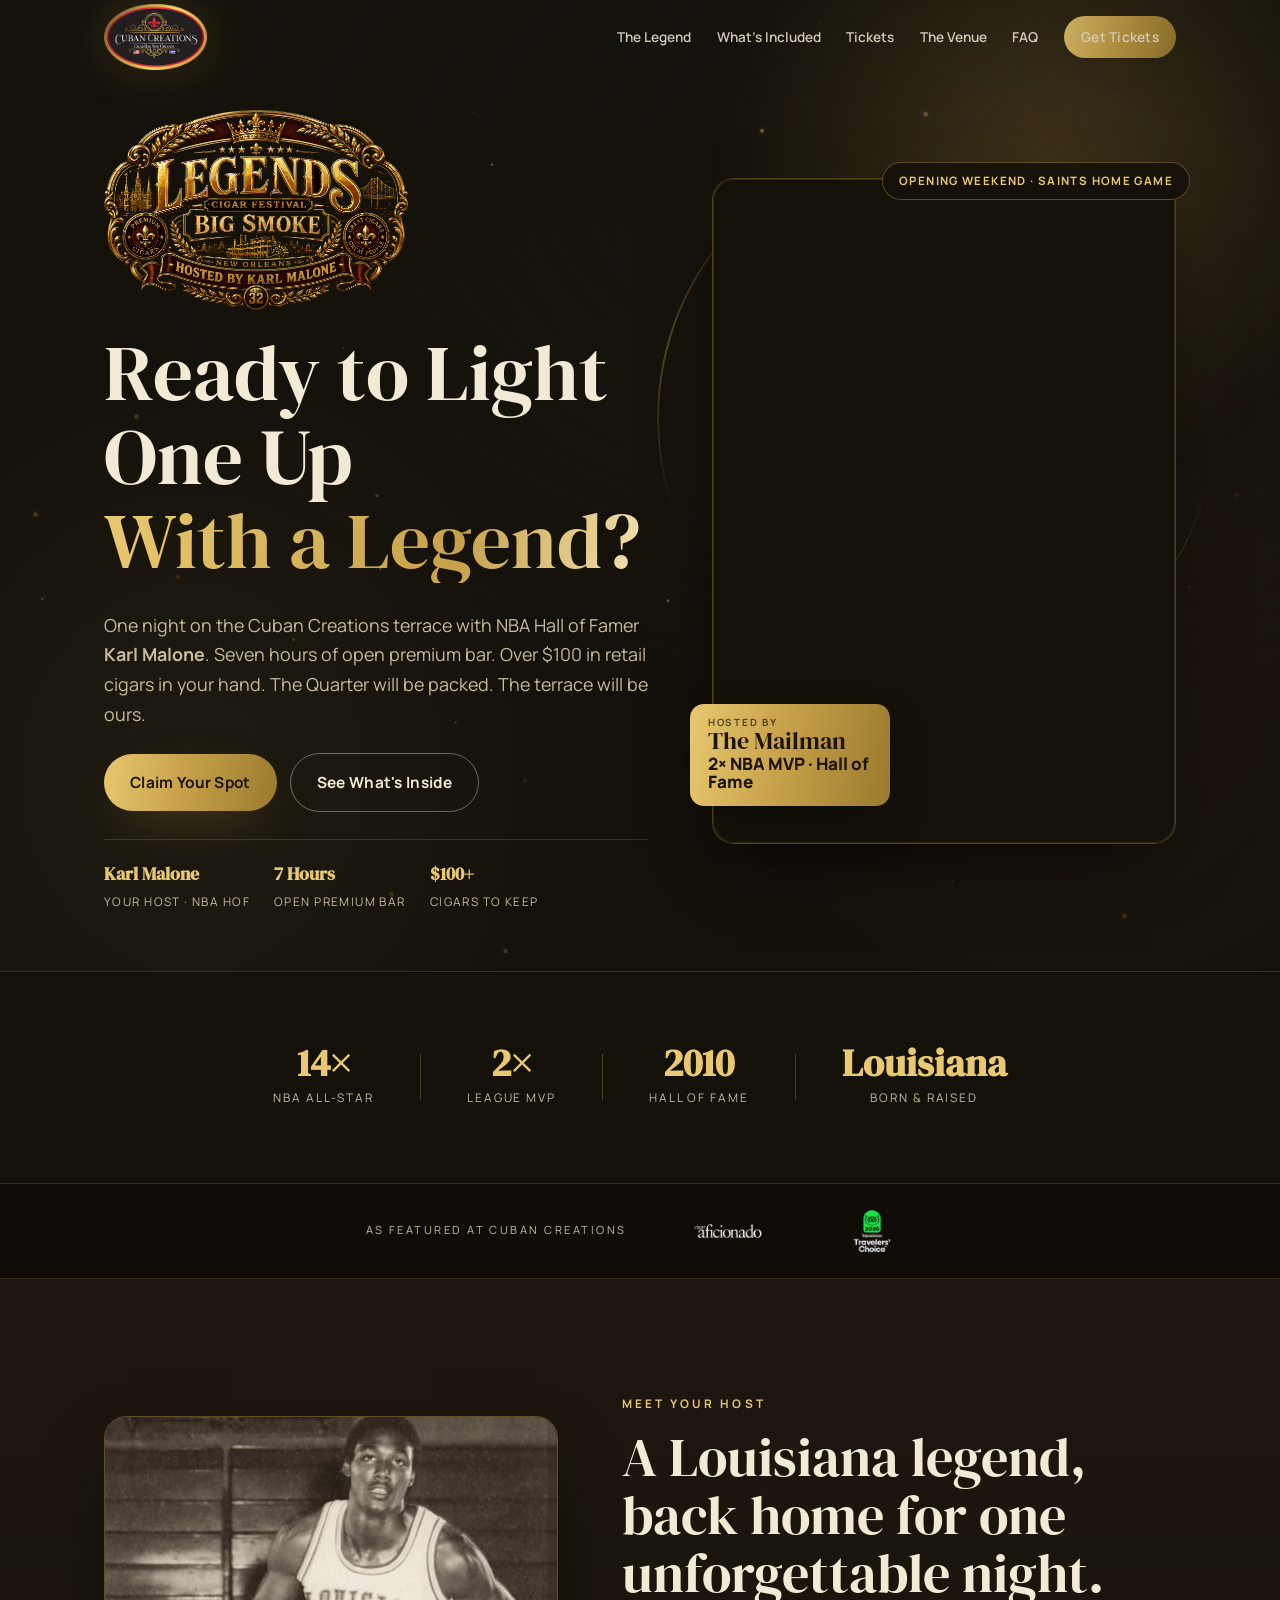
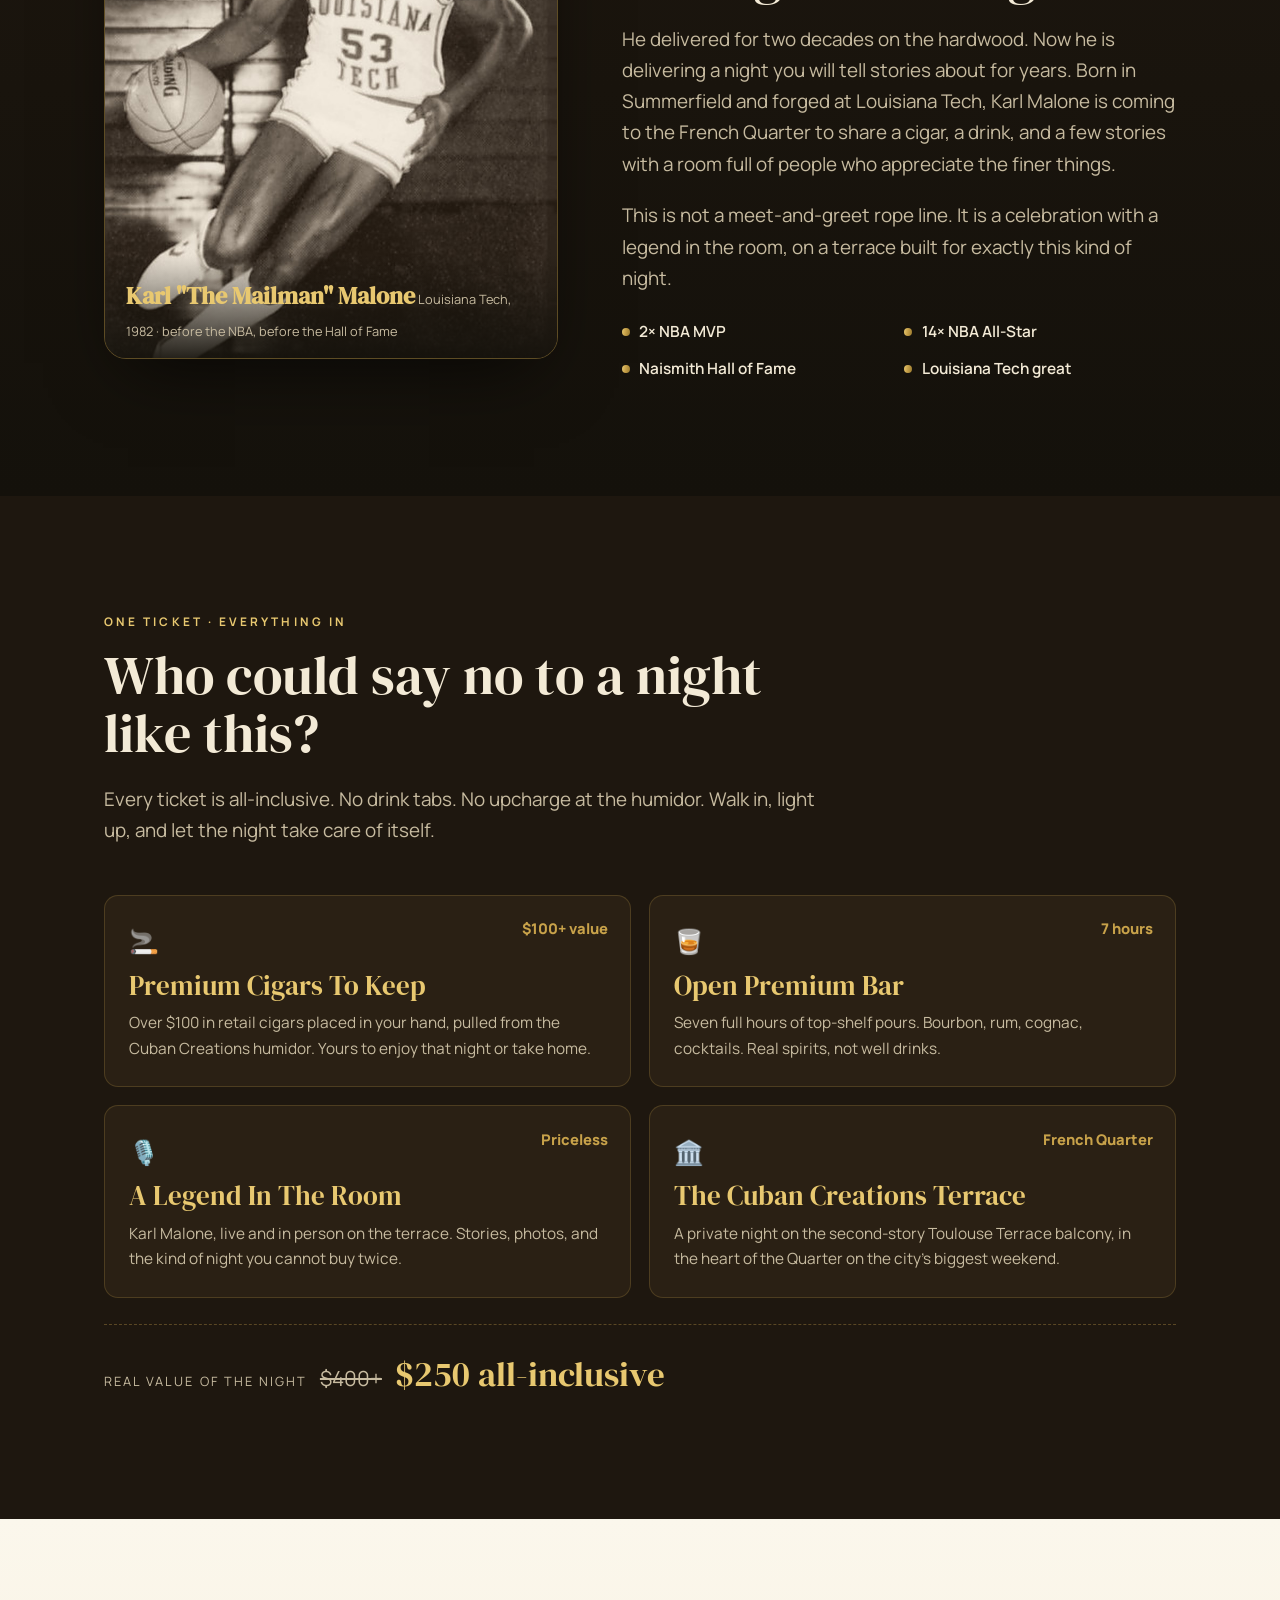
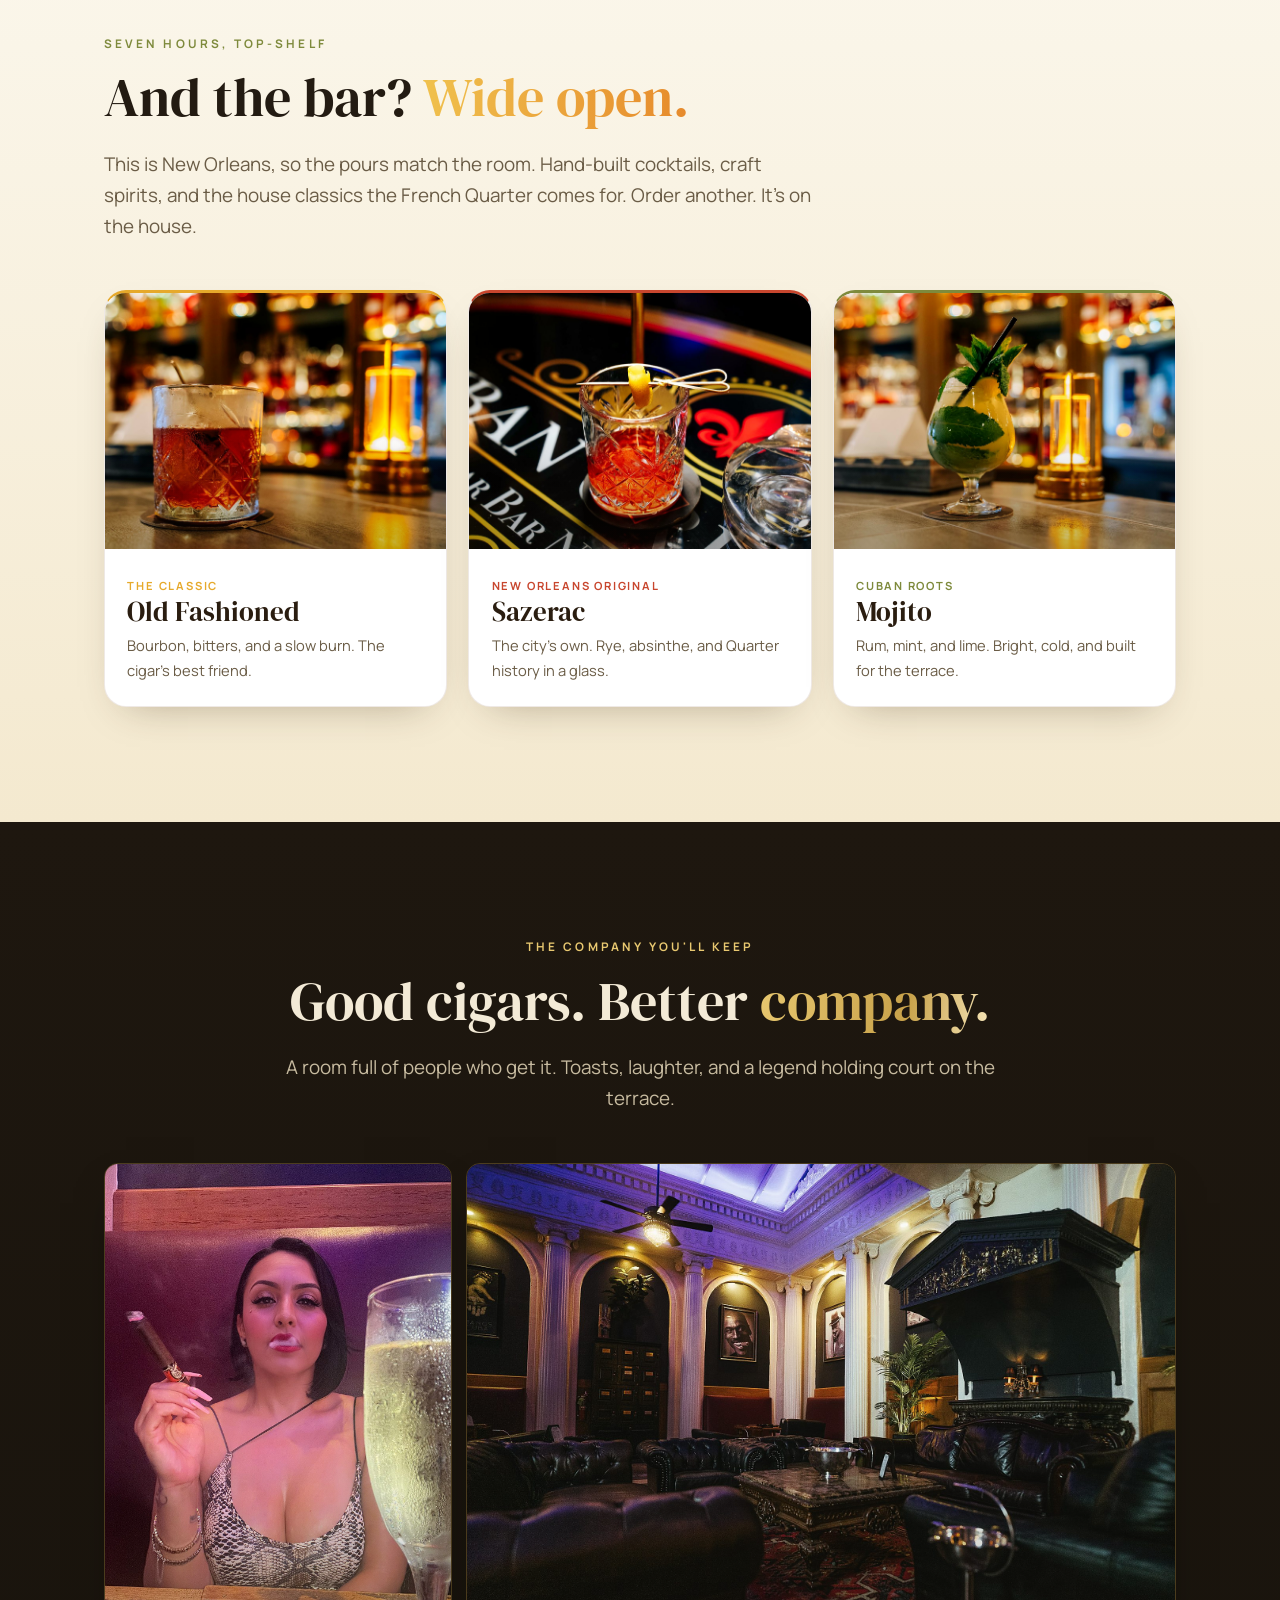
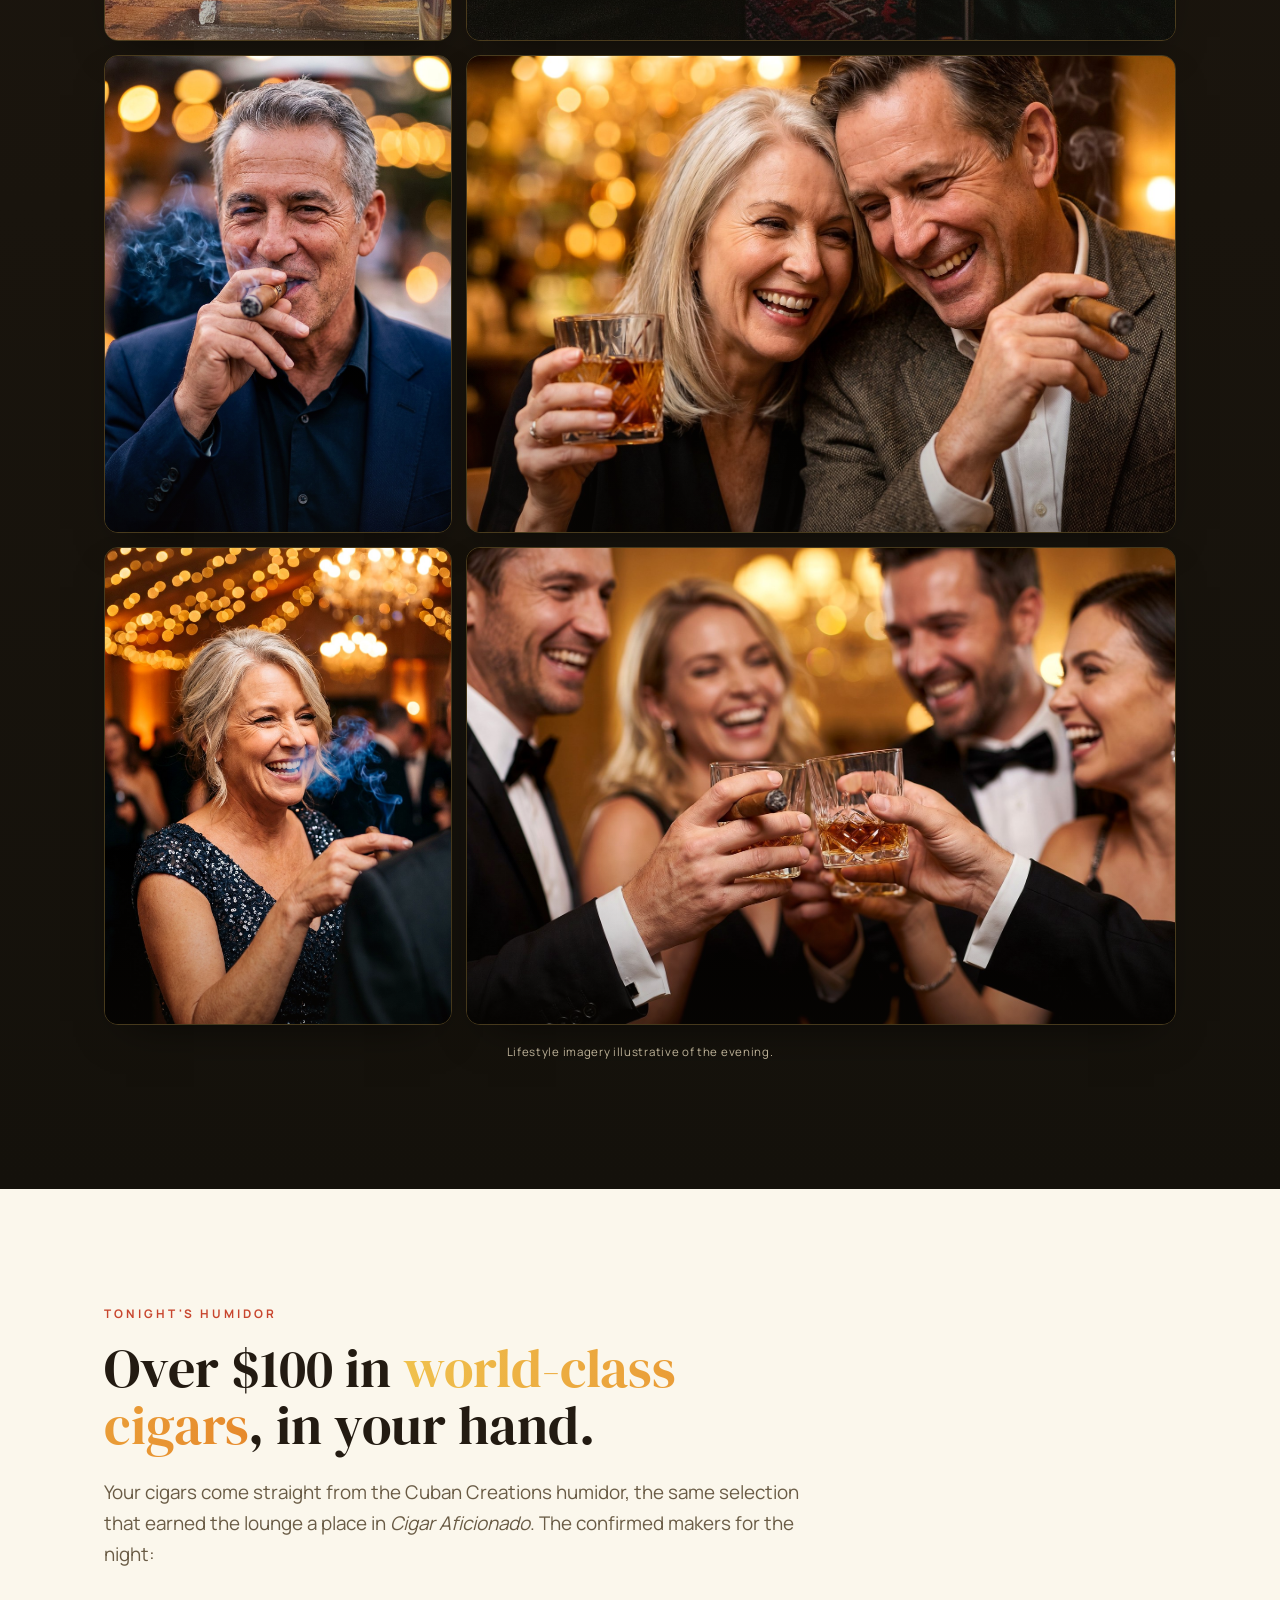
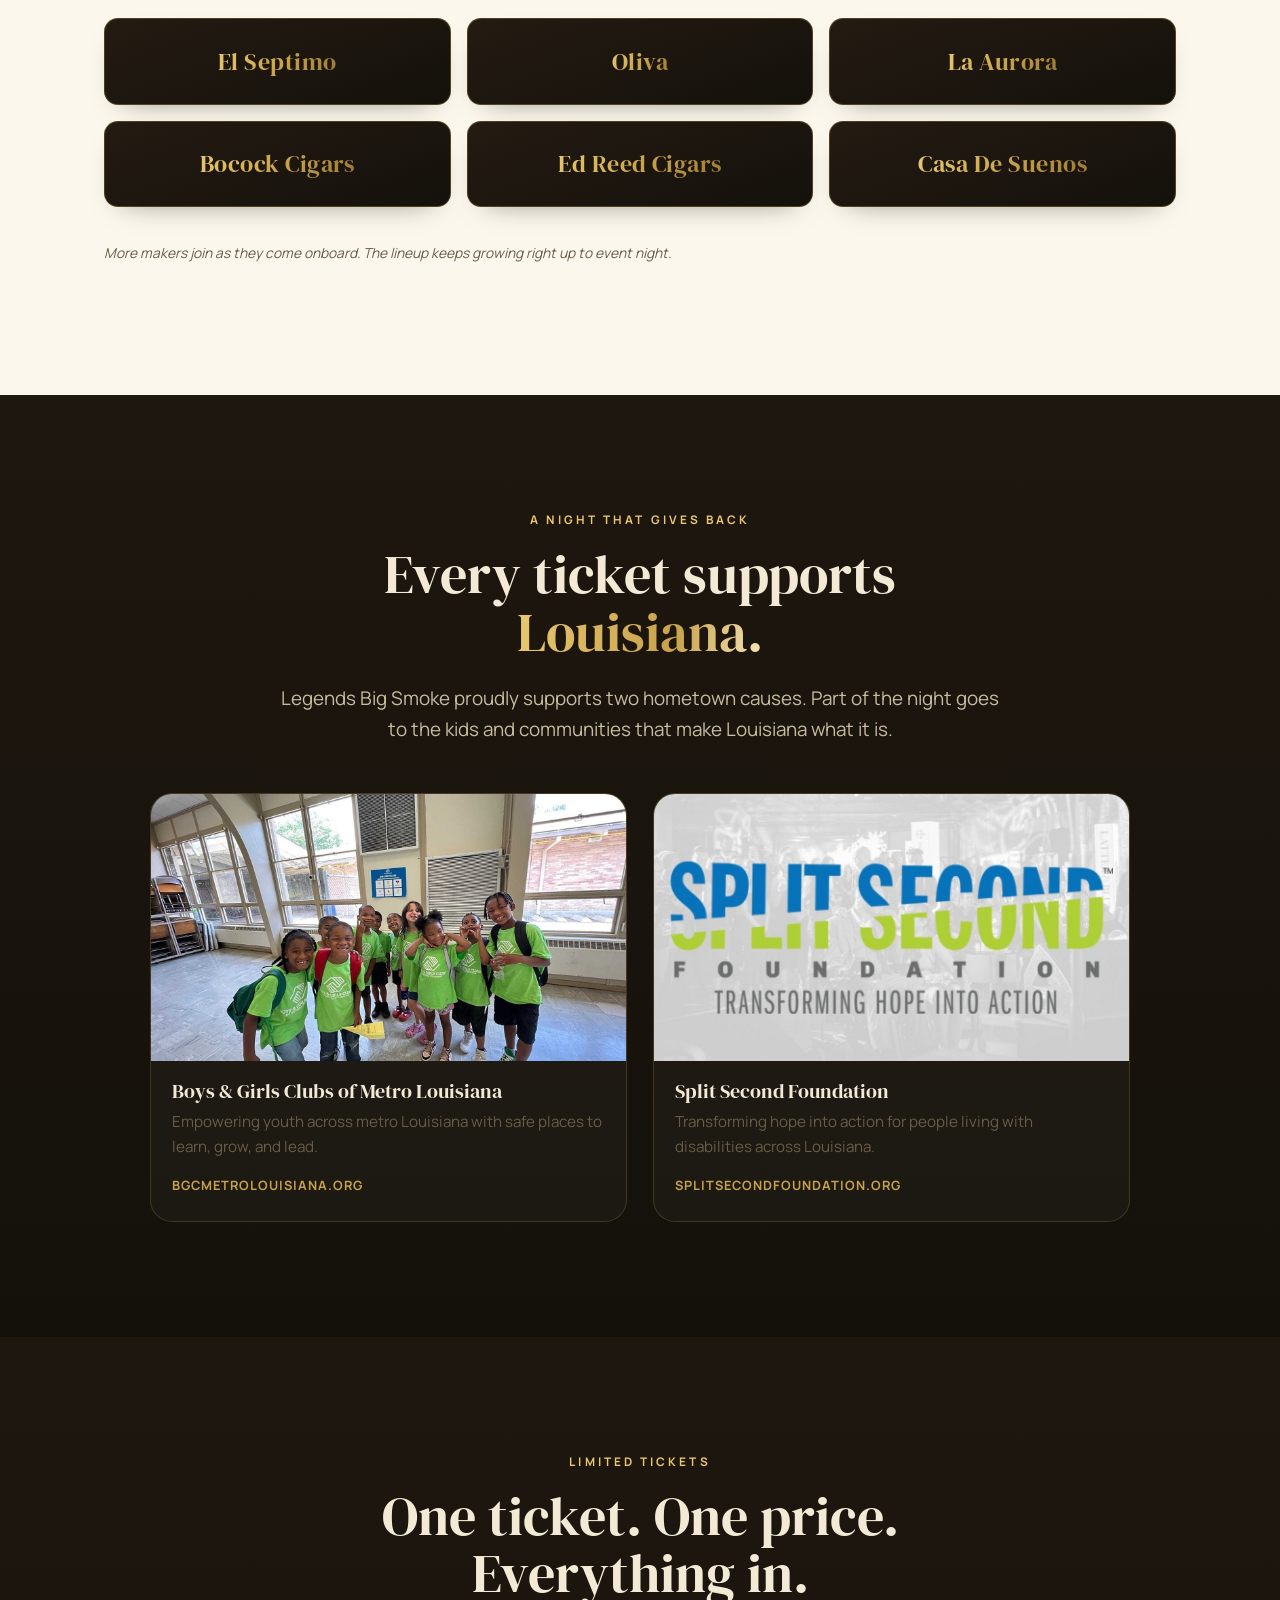
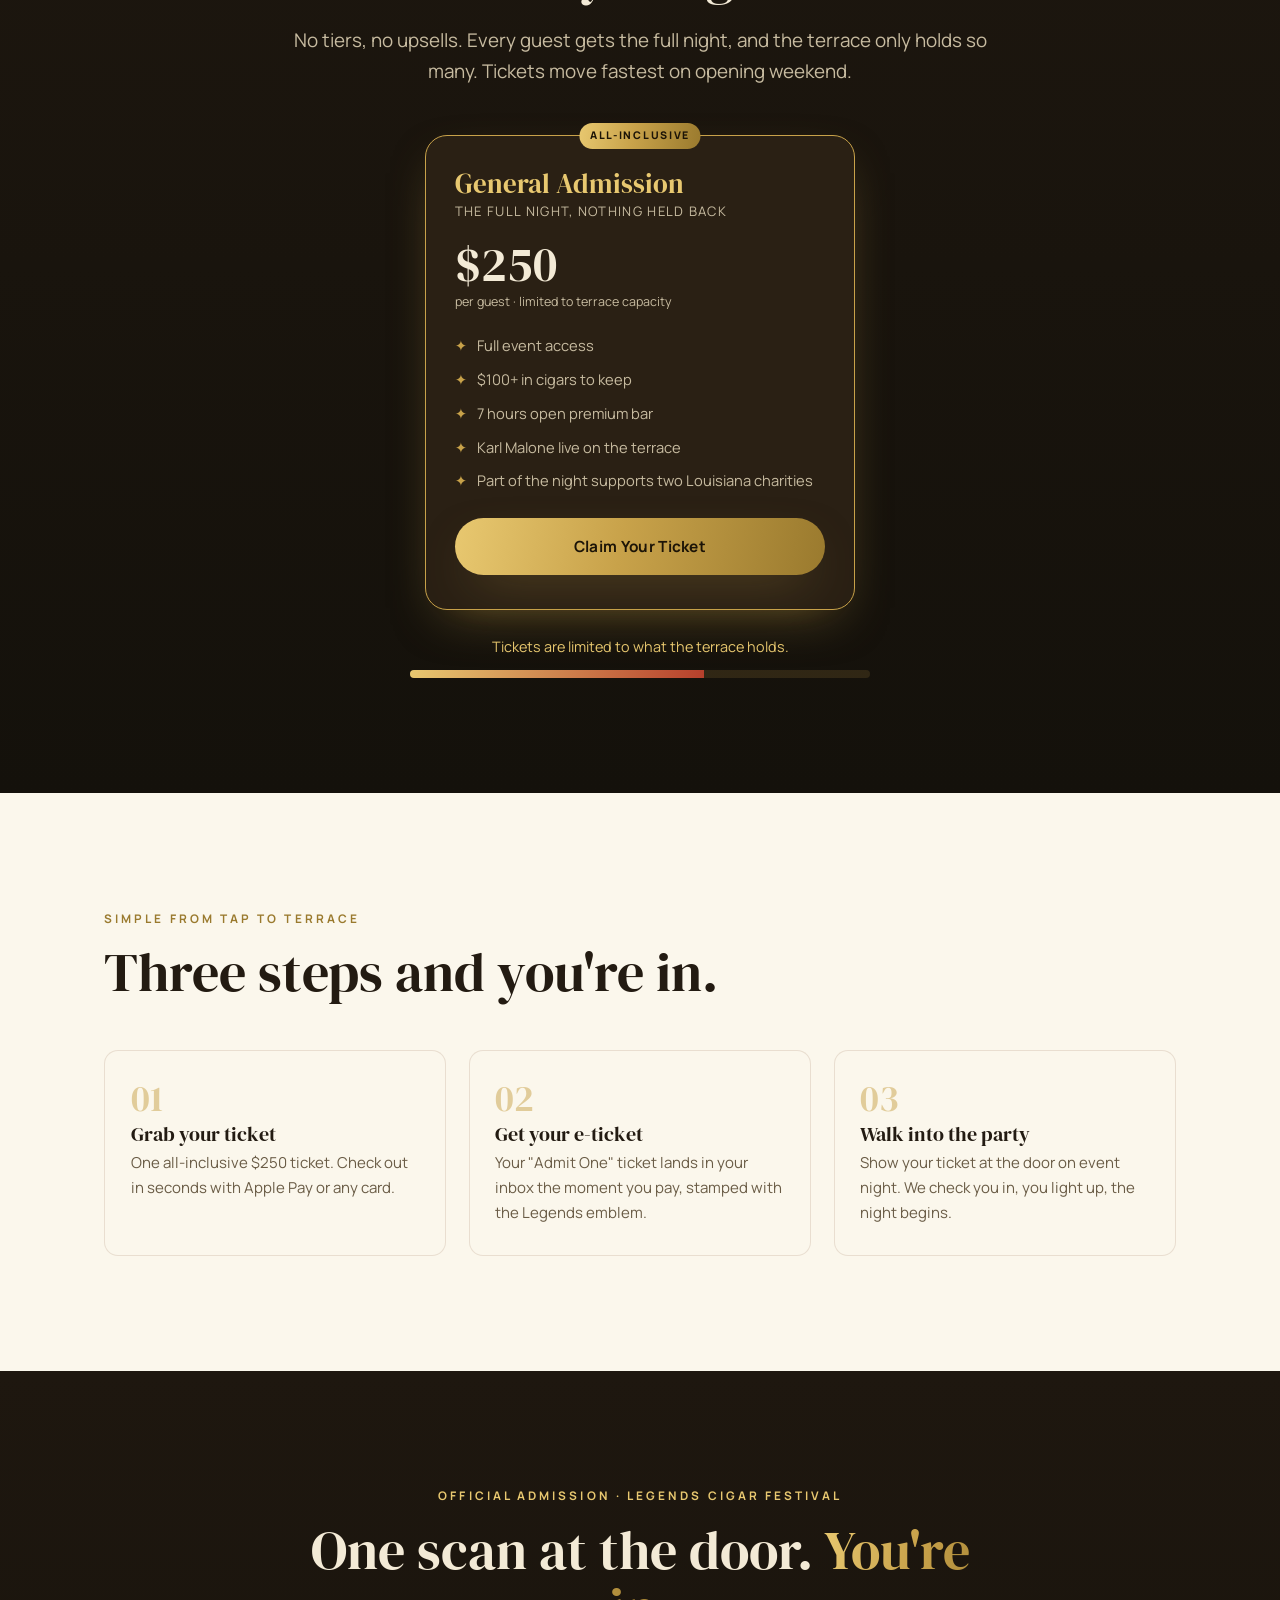
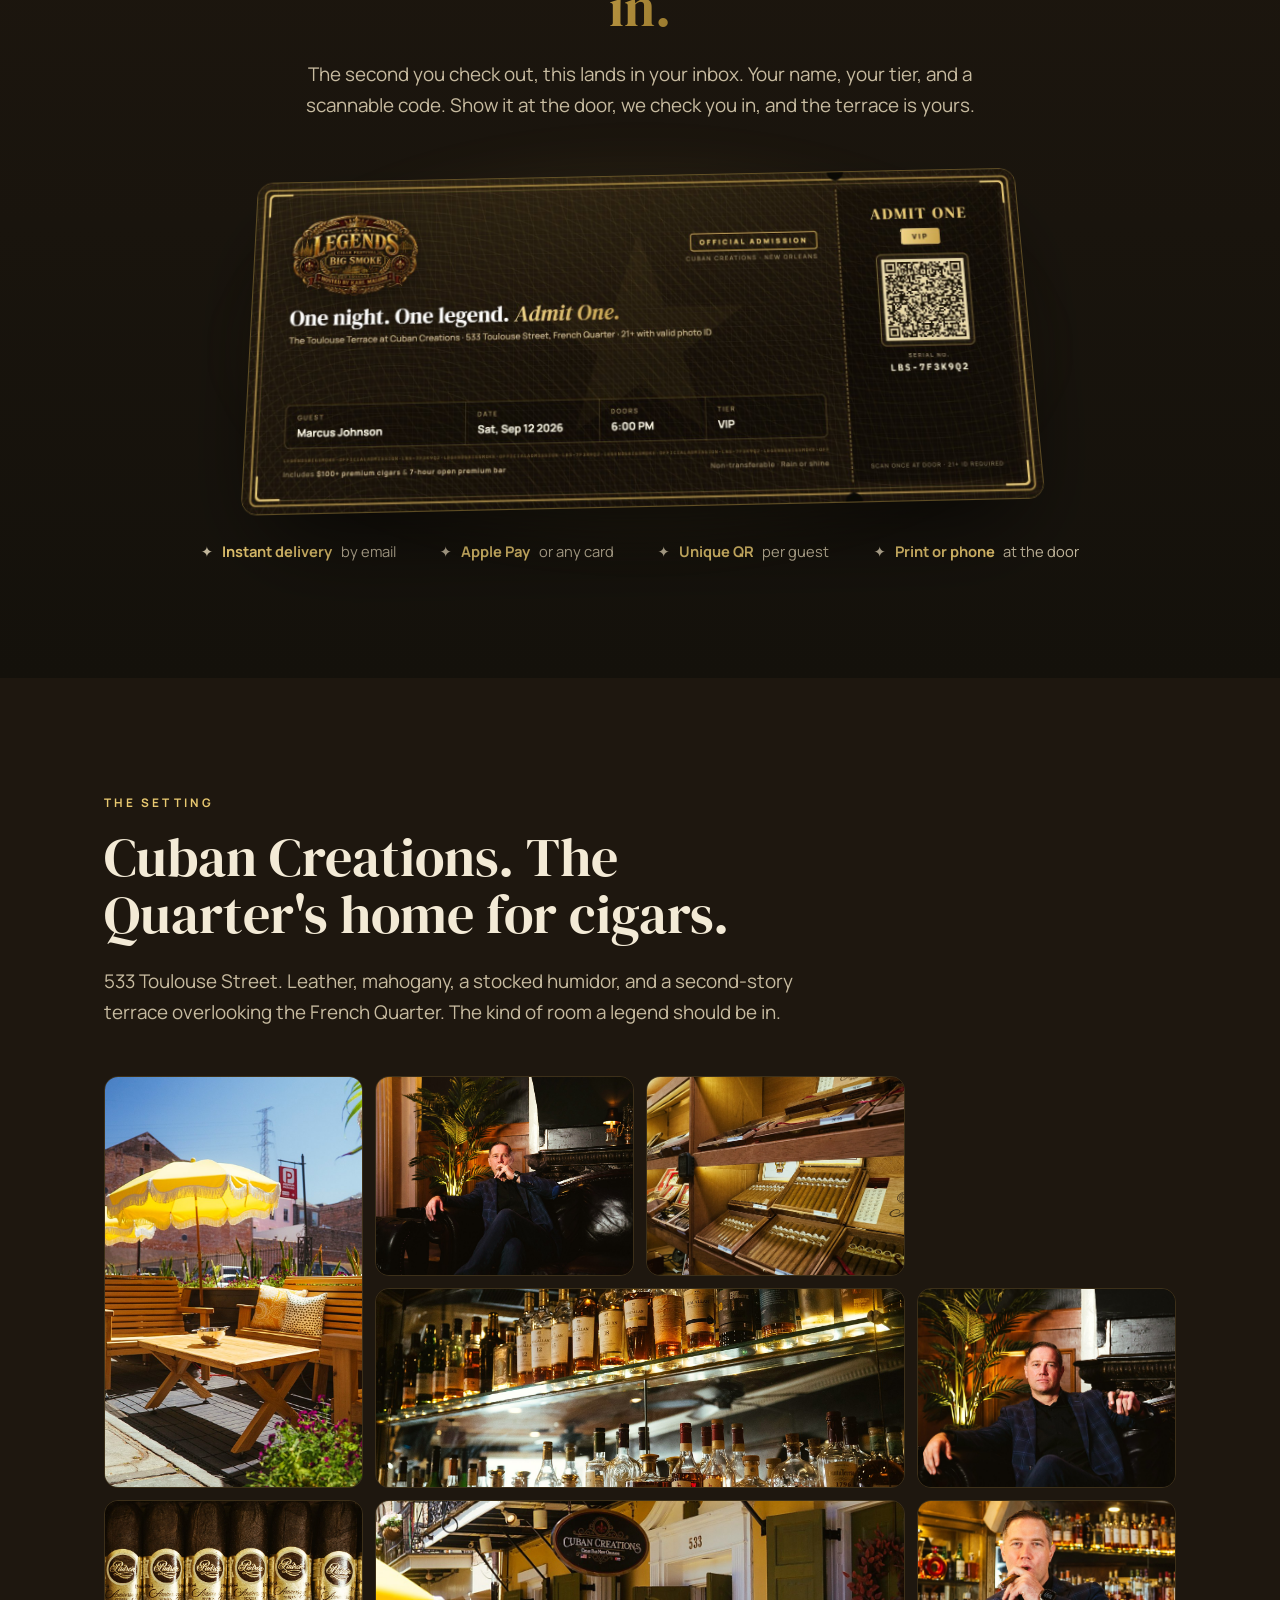
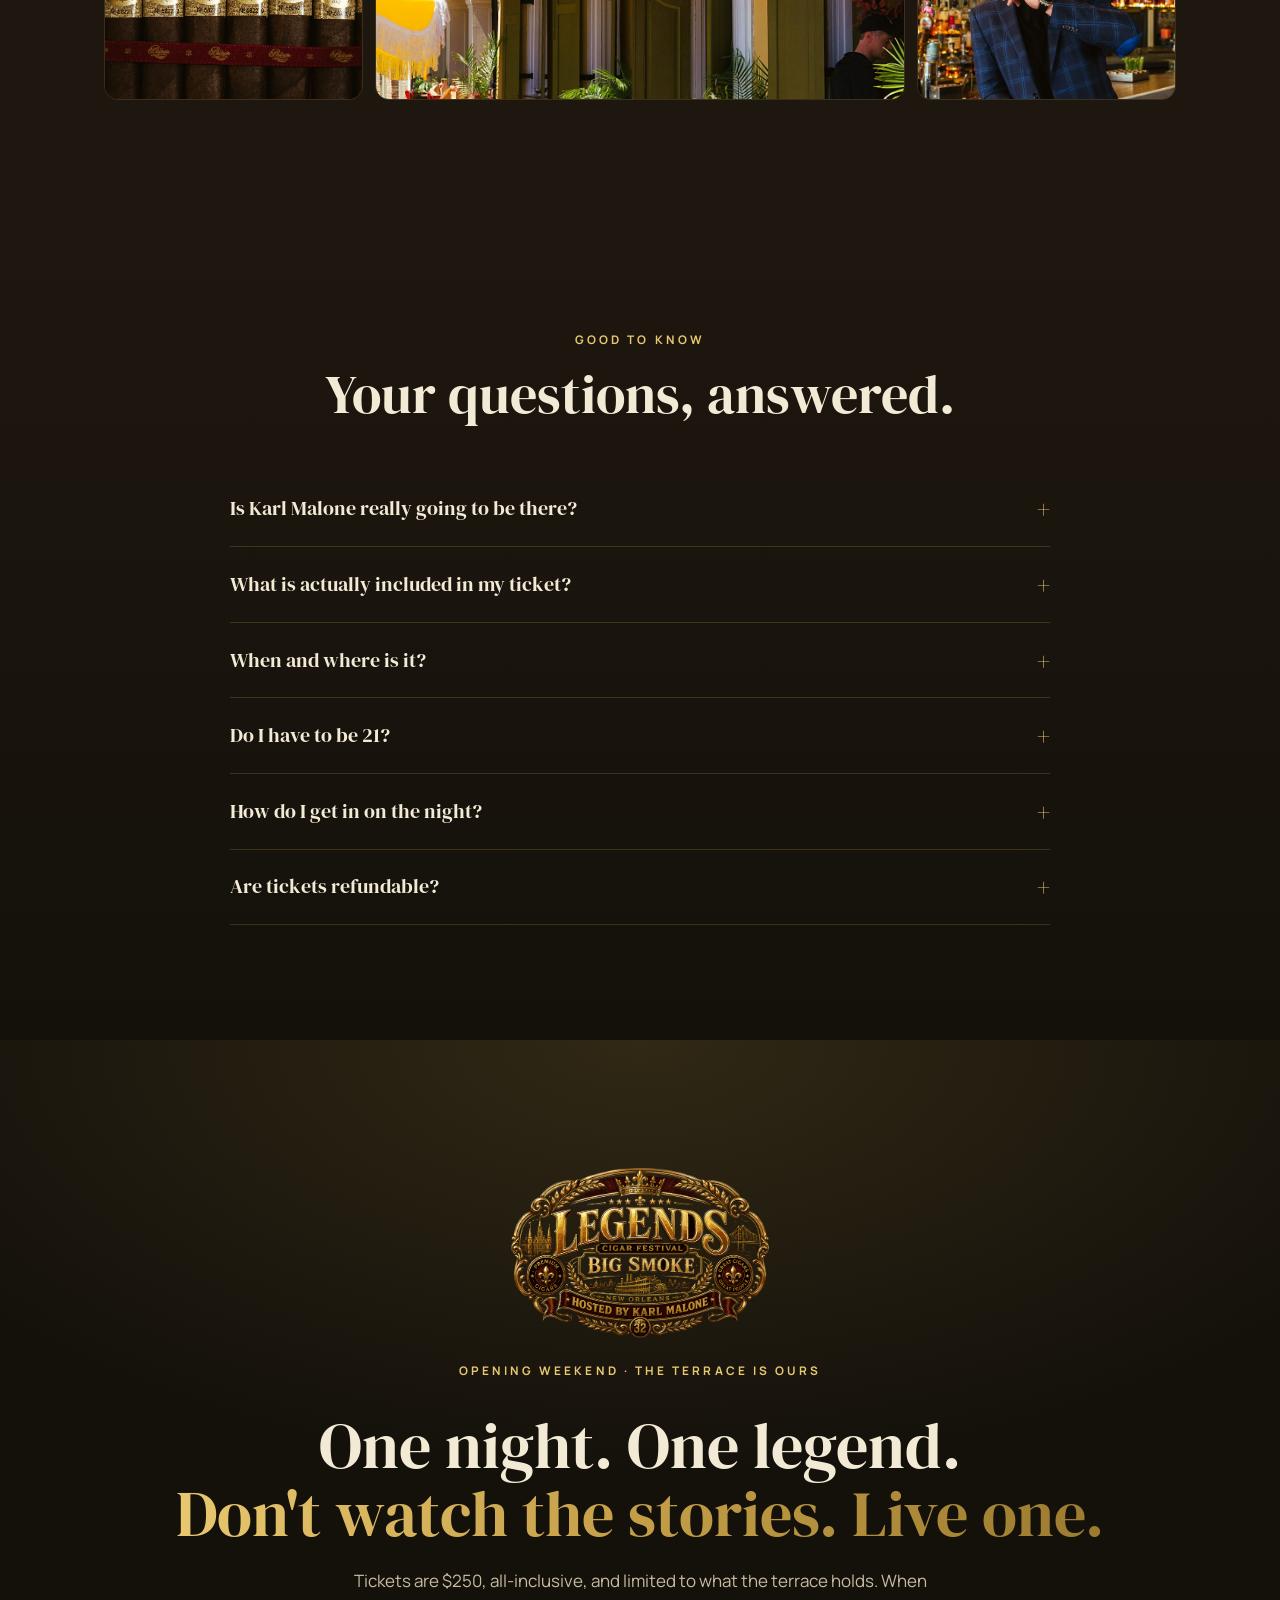
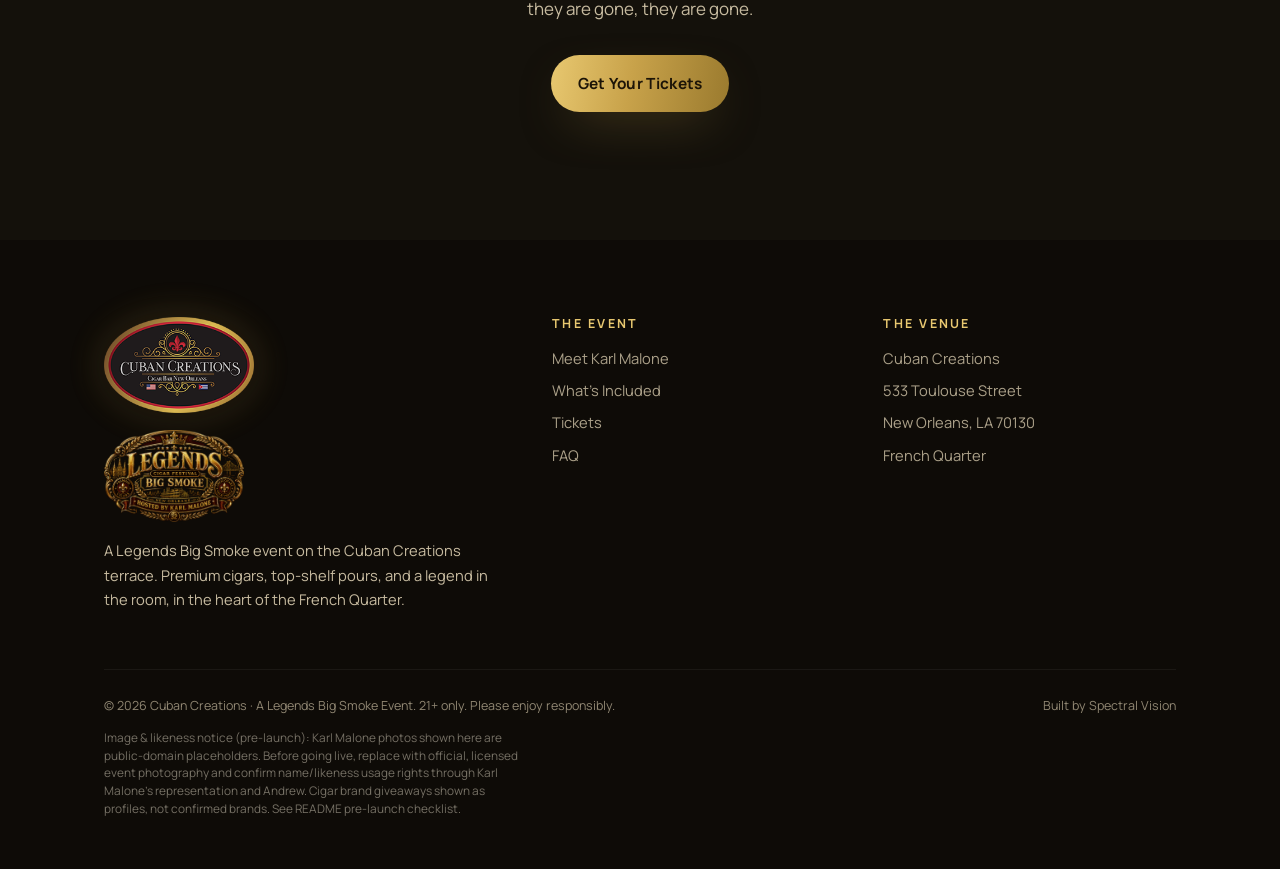
<file: netlify-source/index.html>
<!DOCTYPE html>
<html lang="en">
<head>
<meta charset="UTF-8">
<meta name="viewport" content="width=device-width, initial-scale=1.0">
<title>Legends Big Smoke · A Cigar Night with Karl Malone | Cuban Creations, New Orleans</title>
<meta name="description" content="One night in the French Quarter. NBA Hall of Famer Karl Malone, seven hours of open premium bar, and over $100 in retail cigars in your hand. Hosted on the Cuban Creations terrace. Tickets are limited.">
<!-- TODO(domain): meet meeting spec — host ticket purchase on a STANDALONE domain (legendsbigsmoke.com), NOT cubancreations.com, so Stripe/Google don't tobacco-flag the card processing. This page styled to match Cuban Creations brand per request. -->
<link rel="preconnect" href="https://fonts.googleapis.com">
<link rel="preconnect" href="https://fonts.gstatic.com" crossorigin>
<link href="https://fonts.googleapis.com/css2?family=DM+Serif+Display:ital@0;1&family=Manrope:wght@400;500;600;700;800&display=swap" rel="stylesheet">
<link rel="stylesheet" href="assets/styles.css">
</head>
<body>
<div class="scroll-prog" id="scrollProg"></div>

<!-- ===================== NAV ===================== -->
<header class="nav" id="nav">
  <div class="wrap">
    <a class="brand-logo" href="#top" aria-label="Cuban Creations">
      <img src="assets/img/cuban-creations-logo.png" alt="Cuban Creations · Cigar Bar New Orleans">
    </a>
    <nav class="nav-links" id="navLinks">
      <a href="#legend">The Legend</a>
      <a href="#included">What's Included</a>
      <a href="#tickets">Tickets</a>
      <a href="#venue">The Venue</a>
      <a href="#faq">FAQ</a>
      <a href="#tickets" class="btn btn-gold nav-cta"><span class="shine"></span>Get Tickets</a>
    </nav>
    <button class="nav-burger" id="burger" aria-label="Menu">☰</button>
  </div>
</header>

<!-- ===================== HERO ===================== -->
<section class="hero" id="top">
  <div class="hero-glow"></div>
  <canvas id="embers" aria-hidden="true"></canvas>
  <div class="smoke"></div>
  <div class="smoke-wisps" aria-hidden="true">
    <span class="wisp w1"></span>
    <span class="wisp w2"></span>
    <span class="wisp w3"></span>
    <span class="wisp w4"></span>
  </div>
  <div class="wrap">
    <div class="hero-copy">
      <img class="hero-emblem rise" src="assets/img/legends-emblem-lg.png" alt="Legends Cigar Festival — Big Smoke, New Orleans. Hosted by Karl Malone.">
      <h1>Ready to Light One Up<span class="line2 gtx shimmer">With a Legend?</span></h1>
      <p class="hero-sub">One night on the Cuban Creations terrace with NBA Hall of Famer <b>Karl Malone</b>. Seven hours of open premium bar. Over $100 in retail cigars in your hand. The Quarter will be packed. The terrace will be ours.</p>
      <div class="hero-cta">
        <a href="#tickets" class="btn btn-gold"><span class="shine"></span>Claim Your Spot</a>
        <a href="#included" class="btn btn-ghost">See What's Inside</a>
      </div>
      <div class="hero-meta">
        <div class="m"><b>Karl Malone</b><span>Your Host · NBA HOF</span></div>
        <div class="m"><b>7 Hours</b><span>Open Premium Bar</span></div>
        <div class="m"><b>$100+</b><span>Cigars To Keep</span></div>
      </div>
    </div>
    <div class="hero-visual">
      <div class="hv-chip">Opening Weekend · Saints Home Game</div>
      <div class="hv-main hv-ig">
        <iframe src="https://www.instagram.com/reel/Da6djQlOeH8/embed" title="Legends Big Smoke — official Instagram reel" frameborder="0" scrolling="no" allowtransparency="true" allow="encrypted-media; picture-in-picture; web-share" loading="lazy"></iframe>
      </div>
      <div class="hv-badge">
        <small>Hosted By</small>
        <b>The Mailman</b>
        2× NBA MVP · Hall of Fame
      </div>
    </div>
  </div>
</section>

<!-- ===================== HOST / CREDIBILITY BAND ===================== -->
<div class="host-band">
  <div class="wrap host-row">
    <div class="host-stat rise"><b data-count="14" data-suffix="×">14×</b><span>NBA All-Star</span></div>
    <div class="pipe"></div>
    <div class="host-stat rise"><b data-count="2" data-suffix="×">2×</b><span>League MVP</span></div>
    <div class="pipe"></div>
    <div class="host-stat rise"><b data-count="2010">2010</b><span>Hall of Fame</span></div>
    <div class="pipe"></div>
    <div class="host-stat rise"><b>Louisiana</b><span>Born & Raised</span></div>
  </div>
</div>

<!-- ===================== PRESS / CREDIBILITY ===================== -->
<div class="press">
  <span>As featured at Cuban Creations</span>
  <img src="assets/img/brand-cigar-aficionado.png" alt="Cigar Aficionado">
  <img src="assets/img/brand-tripadvisor-travelers-choice.png" alt="TripAdvisor Travelers' Choice">
</div>

<!-- ===================== MEET THE LEGEND ===================== -->
<section class="sec dark" id="legend">
  <div class="wrap legend">
    <div class="legend-photo rise">
      <!-- Public-domain Louisiana Tech action photo (1982), brand-graded vintage gold. -->
      <img src="assets/img/karl-malone-legend-v2.jpg" alt="Karl Malone playing for Louisiana Tech, 1982" data-slot="karl-portrait">
      <div class="frame-note">
        <b>Karl "The Mailman" Malone</b>
        <span>Louisiana Tech, 1982 · before the NBA, before the Hall of Fame</span>
      </div>
    </div>
    <div class="rise">
      <p class="eyebrow on-dark">Meet Your Host</p>
      <h2>A Louisiana legend, back home for one unforgettable night.</h2>
      <p class="lead">He delivered for two decades on the hardwood. Now he is delivering a night you will tell stories about for years. Born in Summerfield and forged at Louisiana Tech, Karl Malone is coming to the French Quarter to share a cigar, a drink, and a few stories with a room full of people who appreciate the finer things.</p>
      <p class="lead">This is not a meet-and-greet rope line. It is a celebration with a legend in the room, on a terrace built for exactly this kind of night.</p>
      <ul class="cred-list">
        <li><span class="dot"></span>2× NBA MVP</li>
        <li><span class="dot"></span>14× NBA All-Star</li>
        <li><span class="dot"></span>Naismith Hall of Fame</li>
        <li><span class="dot"></span>Louisiana Tech great</li>
      </ul>
    </div>
  </div>
</section>

<!-- ===================== WHAT'S INCLUDED / VALUE STACK ===================== -->
<section class="sec espresso" id="included">
  <div class="wrap">
    <div class="sec-head rise">
      <p class="eyebrow on-dark">One Ticket · Everything In</p>
      <h2>Who could say no to a night like this?</h2>
      <p class="lead">Every ticket is all-inclusive. No drink tabs. No upcharge at the humidor. Walk in, light up, and let the night take care of itself.</p>
    </div>
    <div class="stack">
      <div class="stack-card rise">
        <div class="ico">🚬</div>
        <span class="val">$100+ value</span>
        <h3>Premium Cigars To Keep</h3>
        <p>Over $100 in retail cigars placed in your hand, pulled from the Cuban Creations humidor. Yours to enjoy that night or take home.</p>
      </div>
      <div class="stack-card rise">
        <div class="ico">🥃</div>
        <span class="val">7 hours</span>
        <h3>Open Premium Bar</h3>
        <p>Seven full hours of top-shelf pours. Bourbon, rum, cognac, cocktails. Real spirits, not well drinks.</p>
      </div>
      <div class="stack-card rise">
        <div class="ico">🎙️</div>
        <span class="val">Priceless</span>
        <h3>A Legend In The Room</h3>
        <p>Karl Malone, live and in person on the terrace. Stories, photos, and the kind of night you cannot buy twice.</p>
      </div>
      <div class="stack-card rise">
        <div class="ico">🏛️</div>
        <span class="val">French Quarter</span>
        <h3>The Cuban Creations Terrace</h3>
        <p>A private night on the second-story Toulouse Terrace balcony, in the heart of the Quarter on the city's biggest weekend.</p>
      </div>
    </div>
    <div class="value-total rise">
      <span class="vt-label">Real value of the night</span>
      <span class="vt-strike">$400+</span>
      <span class="vt-now">$250 all-inclusive</span>
    </div>
  </div>
</section>

<!-- ===================== COCKTAILS & THE BAR ===================== -->
<section class="sec light" id="cocktails">
  <div class="wrap">
    <div class="sec-head rise">
      <p class="eyebrow olive">Seven Hours, Top-Shelf</p>
      <h2>And the bar? <span class="gtx-sun">Wide open.</span></h2>
      <p class="lead">This is New Orleans, so the pours match the room. Hand-built cocktails, craft spirits, and the house classics the French Quarter comes for. Order another. It's on the house.</p>
    </div>
    <div class="cocktails">
      <div class="ck old rise">
        <div class="ph"><img src="assets/img/cocktail-old-fashioned-v2.jpg" alt="Old Fashioned cocktail at Cuban Creations"></div>
        <div class="meta"><span class="tag2">The Classic</span><h3>Old Fashioned</h3><p>Bourbon, bitters, and a slow burn. The cigar's best friend.</p></div>
      </div>
      <div class="ck sazerac rise">
        <div class="ph"><img src="assets/img/cocktail-sazerac-v2.jpg" alt="Sazerac cocktail at Cuban Creations"></div>
        <div class="meta"><span class="tag2">New Orleans Original</span><h3>Sazerac</h3><p>The city's own. Rye, absinthe, and Quarter history in a glass.</p></div>
      </div>
      <div class="ck mojito rise">
        <div class="ph"><img src="assets/img/cocktail-mojito-v2.jpg" alt="Mojito cocktail at Cuban Creations"></div>
        <div class="meta"><span class="tag2">Cuban Roots</span><h3>Mojito</h3><p>Rum, mint, and lime. Bright, cold, and built for the terrace.</p></div>
      </div>
    </div>
  </div>
</section>

<!-- ===================== THE COMPANY / CROWD ===================== -->
<section class="sec dark" id="company">
  <div class="wrap">
    <div class="sec-head center rise">
      <p class="eyebrow on-dark">The Company You'll Keep</p>
      <h2>Good cigars. Better <span class="gtx shimmer">company.</span></h2>
      <p class="lead">A room full of people who get it. Toasts, laughter, and a legend holding court on the terrace.</p>
    </div>
    <div class="crowdgrid">
      <figure class="cg tall rise"><img src="assets/img/crowd/crowd-woman-cigar.jpg" alt="Guest enjoying a premium cigar and champagne at Cuban Creations" loading="lazy"></figure>
      <figure class="cg wide rise"><img src="assets/img/crowd/crowd-toast-men.jpg" alt="Inside the Cuban Creations lounge — leather seating beneath the historic fireplace" loading="lazy"></figure>
      <figure class="cg tall rise"><img src="assets/img/crowd/crowd-man-savoring.jpg" alt="Guest savoring a premium cigar" loading="lazy"></figure>
      <figure class="cg wide rise"><img src="assets/img/crowd/crowd-couple.jpg" alt="Couple celebrating at the event" loading="lazy"></figure>
      <figure class="cg tall rise"><img src="assets/img/crowd/crowd-woman-smoke.jpg" alt="Guest enjoying the evening" loading="lazy"></figure>
      <figure class="cg wide rise"><img src="assets/img/crowd/crowd-toast-hands.jpg" alt="A celebratory toast with cocktails and a cigar" loading="lazy"></figure>
    </div>
    <p class="crowd-note rise">Lifestyle imagery illustrative of the evening.</p>
  </div>
</section>

<!-- ===================== TONIGHT'S HUMIDOR + BRANDS ===================== -->
<section class="sec cream" id="humidor">
  <div class="wrap">
    <div class="sec-head rise">
      <p class="eyebrow ember">Tonight's Humidor</p>
      <h2>Over $100 in <span class="gtx-sun">world-class cigars</span>, in your hand.</h2>
      <p class="lead">Your cigars come straight from the Cuban Creations humidor, the same selection that earned the lounge a place in <i>Cigar Aficionado</i>. The confirmed makers for the night:</p>
    </div>

    <!-- Giveaway brands confirmed by Andrew 2026-07-18 -->
    <div class="brandwall brandwall-six">
      <div class="brandcard brandtxt rise"><span>El Septimo</span></div>
      <div class="brandcard brandtxt rise"><span>Oliva</span></div>
      <div class="brandcard brandtxt rise"><span>La Aurora</span></div>
      <div class="brandcard brandtxt rise"><span>Bocock Cigars</span></div>
      <div class="brandcard brandtxt rise"><span>Ed Reed Cigars</span></div>
      <div class="brandcard brandtxt rise"><span>Casa De Suenos</span></div>
    </div>
    <p class="lineup-note on-light">More makers join as they come onboard. The lineup keeps growing right up to event night.</p>
  </div>
</section>

<!-- ===================== CHARITY ===================== -->
<section class="sec dark" id="charity">
  <div class="wrap">
    <div class="sec-head center rise">
      <p class="eyebrow on-dark">A Night That Gives Back</p>
      <h2>Every ticket supports <span class="gtx shimmer">Louisiana.</span></h2>
      <p class="lead">Legends Big Smoke proudly supports two hometown causes. Part of the night goes to the kids and communities that make Louisiana what it is.</p>
    </div>
    <div class="charities">
      <a class="charity-card rise" href="https://bgcmetrolouisiana.org/" target="_blank" rel="noopener">
        <div class="ch-ph"><img src="assets/img/charity-boys-girls-clubs.jpg" alt="Kids at the Boys and Girls Clubs of Metro Louisiana" loading="lazy"></div>
        <div class="ch-meta">
          <h3>Boys &amp; Girls Clubs of Metro Louisiana</h3>
          <p>Empowering youth across metro Louisiana with safe places to learn, grow, and lead.</p>
          <span class="ch-link">bgcmetrolouisiana.org</span>
        </div>
      </a>
      <a class="charity-card rise" href="https://www.splitsecondfoundation.org/" target="_blank" rel="noopener">
        <div class="ch-ph"><img src="assets/img/charity-split-second.jpg" alt="Split Second Foundation - transforming hope into action" loading="lazy"></div>
        <div class="ch-meta">
          <h3>Split Second Foundation</h3>
          <p>Transforming hope into action for people living with disabilities across Louisiana.</p>
          <span class="ch-link">splitsecondfoundation.org</span>
        </div>
      </a>
    </div>
  </div>
</section>

<!-- ===================== TICKETS ===================== -->
<section class="sec dark" id="tickets">
  <div class="wrap">
    <div class="sec-head center rise">
      <p class="eyebrow on-dark">Limited Tickets</p>
      <h2>One ticket. One price. Everything in.</h2>
      <p class="lead">No tiers, no upsells. Every guest gets the full night, and the terrace only holds so many. Tickets move fastest on opening weekend.</p>
    </div>
    <!-- Pricing confirmed by Andrew 2026-07-18: single $250 General Admission, no VIP. -->
    <div class="tiers tiers-single">
      <div class="tier featured rise">
        <span class="tier-flag">All-Inclusive</span>
        <h3>General Admission</h3>
        <div class="t-sub">The full night, nothing held back</div>
        <div class="price"><span class="now">$250</span></div>
        <div class="per">per guest · limited to terrace capacity</div>
        <ul>
          <li>Full event access</li>
          <li>$100+ in cigars to keep</li>
          <li>7 hours open premium bar</li>
          <li>Karl Malone live on the terrace</li>
          <li>Part of the night supports two Louisiana charities</li>
        </ul>
        <a href="#checkout" class="btn btn-gold"><span class="shine"></span>Claim Your Ticket</a>
      </div>
    </div>
    <div class="scarcity rise">
      <span>Tickets are limited to what the terrace holds.</span>
      <div class="bar"><i></i></div>
    </div>
  </div>
</section>

<!-- ===================== HOW IT WORKS ===================== -->
<section class="sec" id="how">
  <div class="wrap">
    <div class="sec-head rise">
      <p class="eyebrow">Simple From Tap To Terrace</p>
      <h2>Three steps and you're in.</h2>
    </div>
    <div class="steps">
      <div class="step rise"><h3>Grab your ticket</h3><p>One all-inclusive $250 ticket. Check out in seconds with Apple Pay or any card.</p></div>
      <div class="step rise"><h3>Get your e-ticket</h3><p>Your "Admit One" ticket lands in your inbox the moment you pay, stamped with the Legends emblem.</p></div>
      <div class="step rise"><h3>Walk into the party</h3><p>Show your ticket at the door on event night. We check you in, you light up, the night begins.</p></div>
    </div>
    <!-- checkout anchor: wire to Stripe-hosted checkout per ticketing spec -->
    <div id="checkout"></div>
  </div>
</section>

<!-- ===================== E-TICKET SHOWCASE ===================== -->
<section class="sec dark ticketshow" id="your-ticket">
  <div class="wrap">
    <div class="sec-head center rise">
      <p class="eyebrow on-dark">Official Admission · Legends Cigar Festival</p>
      <h2>One scan at the door. <span class="gtx">You're in.</span></h2>
      <p class="lead">The second you check out, this lands in your inbox. Your name, your tier, and a scannable code. Show it at the door, we check you in, and the terrace is yours.</p>
    </div>
    <div class="ticket-wrap rise">
      <img src="assets/img/legends-big-smoke-eticket-sample.jpg" alt="Legends Big Smoke e-ticket — Admit One, hosted by Karl Malone">
    </div>
    <div class="tk-points">
      <div class="p rise">✦ <b>Instant delivery</b> by email</div>
      <div class="p rise">✦ <b>Apple Pay</b> or any card</div>
      <div class="p rise">✦ <b>Unique QR</b> per guest</div>
      <div class="p rise">✦ <b>Print or phone</b> at the door</div>
    </div>
  </div>
</section>

<!-- ===================== VENUE GALLERY ===================== -->
<section class="sec espresso" id="venue">
  <div class="wrap">
    <div class="sec-head rise">
      <p class="eyebrow on-dark">The Setting</p>
      <h2>Cuban Creations. The Quarter's home for cigars.</h2>
      <p class="lead">533 Toulouse Street. Leather, mahogany, a stocked humidor, and a second-story terrace overlooking the French Quarter. The kind of room a legend should be in.</p>
    </div>
    <div class="gallery">
      <figure class="tall rise"><img src="assets/img/venue-balcony-v2.jpg" alt="Cuban Creations terrace balcony">
        <figcaption>The Toulouse Terrace</figcaption></figure>
      <figure class="rise"><img src="assets/img/venue-lounge-v2.jpg" alt="Cuban Creations lounge atmosphere">
        <figcaption>The Lounge</figcaption></figure>
      <figure class="rise"><img src="assets/img/venue-humidor-v2.jpg" alt="Cuban Creations humidor">
        <figcaption>The Humidor</figcaption></figure>
      <figure class="wide rise"><img src="assets/img/venue-pairing-v2.jpg" alt="Cigar and whiskey pairing">
        <figcaption>Cigar & Whiskey Pairings</figcaption></figure>
      <figure class="rise"><img src="assets/img/venue-leather-v2.jpg" alt="Leather lounge seating">
        <figcaption>Sink In</figcaption></figure>
      <figure class="rise"><img src="assets/img/venue-cigars-v2.jpg" alt="Luxury cigars at Cuban Creations">
        <figcaption>The Selection</figcaption></figure>
      <figure class="wide rise"><img src="assets/img/venue-exterior-v2.jpg" alt="Cuban Creations exterior, 533 Toulouse Street">
        <figcaption>533 Toulouse Street</figcaption></figure>
      <figure class="rise"><img src="assets/img/venue-whiskey-v2.jpg" alt="Cuban Creations whiskey bar">
        <figcaption>Top-Shelf Bar</figcaption></figure>
    </div>
  </div>
</section>

<!-- ===================== FAQ ===================== -->
<section class="sec dark" id="faq">
  <div class="wrap">
    <div class="sec-head center rise">
      <p class="eyebrow on-dark">Good To Know</p>
      <h2>Your questions, answered.</h2>
    </div>
    <div class="faq">
      <div class="q rise"><button>Is Karl Malone really going to be there?<span class="pm">+</span></button>
        <div class="a"><p>Yes. Karl Malone is the host of the Legends Big Smoke event, live and in person on the Cuban Creations terrace for the night.</p></div></div>
      <div class="q rise"><button>What is actually included in my ticket?<span class="pm">+</span></button>
        <div class="a"><p>Every ticket includes over $100 in retail cigars to keep, seven hours of open premium bar, and full access to the event on the terrace with Karl Malone. It is all-inclusive once you are in.</p></div></div>
      <div class="q rise"><button>When and where is it?<span class="pm">+</span></button>
        <div class="a"><p>Cuban Creations, 533 Toulouse Street in the French Quarter, on the Saints' opening home weekend. <!-- TODO: confirm exact date with Andrew --> The exact date is confirmed at checkout and on your e-ticket.</p></div></div>
      <div class="q rise"><button>Do I have to be 21?<span class="pm">+</span></button>
        <div class="a"><p>Yes. This is a 21+ event with cigars and an open bar. Bring a valid government photo ID for entry.</p></div></div>
      <div class="q rise"><button>How do I get in on the night?<span class="pm">+</span></button>
        <div class="a"><p>Your e-ticket arrives by email the moment you pay. Show it at the door, we check you in against the guest list, and you are in.</p></div></div>
      <div class="q rise"><button>Are tickets refundable?<span class="pm">+</span></button>
        <div class="a"><p>Reach out to the event team for any ticket questions. <!-- TODO: confirm refund policy with Andrew before launch --></p></div></div>
    </div>
  </div>
</section>

<!-- ===================== FINAL CTA ===================== -->
<section class="final">
  <div class="wrap">
    <img class="cta-emblem rise" src="assets/img/legends-emblem-md.png" alt="Legends Cigar Festival emblem">
    <p class="eyebrow on-dark center">Opening Weekend · The Terrace Is Ours</p>
    <h2 class="rise">One night. One legend.<br><span class="gtx">Don't watch the stories. Live one.</span></h2>
    <p class="rise">Tickets are $250, all-inclusive, and limited to what the terrace holds. When they are gone, they are gone.</p>
    <a href="#tickets" class="btn btn-gold rise"><span class="shine"></span>Get Your Tickets</a>
  </div>
</section>

<!-- ===================== FOOTER ===================== -->
<footer class="foot">
  <div class="wrap">
    <div class="foot-grid">
      <div>
        <a class="brand-logo" href="#top">
          <img src="assets/img/cuban-creations-logo.png" alt="Cuban Creations · Cigar Bar New Orleans">
        </a>
        <img class="foot-emblem" src="assets/img/legends-emblem-md.png" alt="Legends Cigar Festival — hosted by Karl Malone">
        <p style="margin-top:1rem">A Legends Big Smoke event on the Cuban Creations terrace. Premium cigars, top-shelf pours, and a legend in the room, in the heart of the French Quarter.</p>
      </div>
      <div>
        <h4>The Event</h4>
        <a href="#legend">Meet Karl Malone</a>
        <a href="#included">What's Included</a>
        <a href="#tickets">Tickets</a>
        <a href="#faq">FAQ</a>
      </div>
      <div>
        <h4>The Venue</h4>
        <a href="#venue">Cuban Creations</a>
        <a href="#">533 Toulouse Street</a>
        <a href="#">New Orleans, LA 70130</a>
        <a href="#">French Quarter</a>
      </div>
    </div>
    <div class="legal">
      <span>© 2026 Cuban Creations · A Legends Big Smoke Event. 21+ only. Please enjoy responsibly.</span>
      <span>Built by Spectral Vision</span>
    </div>
    <p class="disc">
      Image &amp; likeness notice (pre-launch): Karl Malone photos shown here are public-domain placeholders. Before going live, replace with official, licensed event photography and confirm name/likeness usage rights through Karl Malone's representation and Andrew. Cigar brand giveaways shown as profiles, not confirmed brands. See README pre-launch checklist.
    </p>
  </div>
</footer>

<!-- ===================== STICKY MOBILE CTA ===================== -->
<div class="sticky-cta">
  <div><b>$250</b><small>General Admission · all-inclusive</small></div>
  <a href="#tickets" class="btn btn-gold"><span class="shine"></span>Get Tickets</a>
</div>

<script src="assets/main.js"></script>
<!-- GHL chat widget (Legends Big Smoke sub-account g9ONjFqF7L3GDdi3z2E4) — visitor chats land in GHL Conversations; answered 24/7 by the "Legends Big Smoke Website Assistant" Conversation AI bot -->
<script src="https://widgets.leadconnectorhq.com/loader.js"
  data-resources-url="https://widgets.leadconnectorhq.com/chat-widget/loader.js"
  data-widget-id="6a5af81cc6e06ac8e869e9bb"></script>
</body>
</html>
</file>
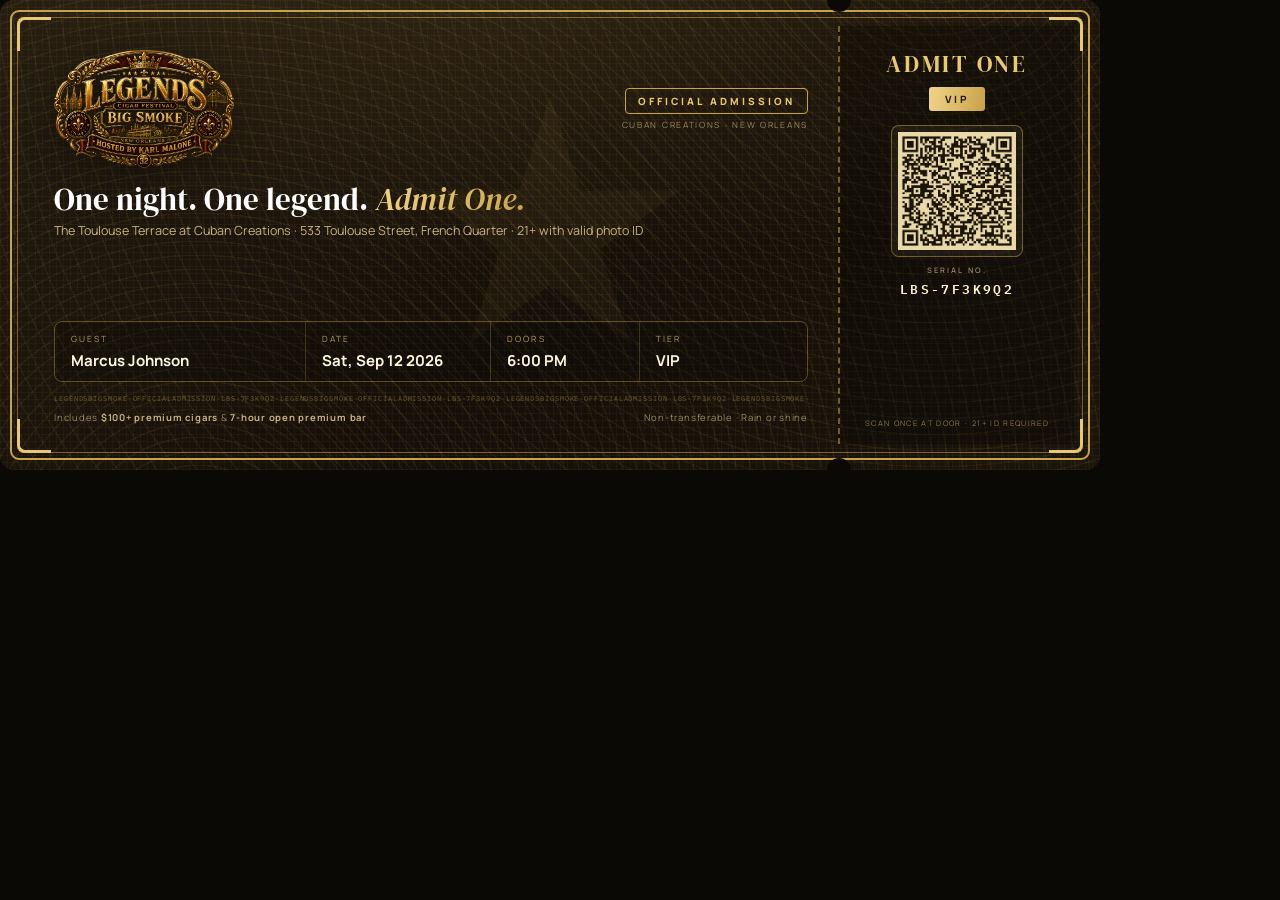
<file: netlify-source/eticket/eticket-sample.html>
<!DOCTYPE html><html><head><meta charset="utf-8">
<link href="https://fonts.googleapis.com/css2?family=DM+Serif+Display:ital@0;1&family=Manrope:wght@500;600;700;800&family=IBM+Plex+Mono:wght@500;600&display=swap" rel="stylesheet">
<style>
*{margin:0;box-sizing:border-box} html,body{background:#0b0906}
.tk{width:1100px;height:470px;position:relative;font-family:'Manrope',sans-serif;color:#EFE3C2;
  background:
    radial-gradient(120% 160% at 50% -30%,rgba(200,162,74,.16),transparent 55%),
    repeating-linear-gradient(0deg,rgba(200,162,74,.05) 0 1px,transparent 1px 7px),
    repeating-linear-gradient(90deg,rgba(200,162,74,.05) 0 1px,transparent 1px 7px),
    repeating-radial-gradient(circle at 18% 120%,rgba(200,162,74,.075) 0 1.5px,transparent 1.5px 14px),
    repeating-radial-gradient(circle at 85% -20%,rgba(200,162,74,.07) 0 1.5px,transparent 1.5px 16px),
    linear-gradient(135deg,#221A0F,#150F09 55%,#1B140C);
  border-radius:14px;overflow:hidden}
/* ornate double frame */
.frame{position:absolute;inset:10px;border:2px solid #C8A24A;border-radius:9px;pointer-events:none}
.frame::before{content:'';position:absolute;inset:5px;border:1px solid rgba(200,162,74,.55);border-radius:6px}
.corner{position:absolute;width:34px;height:34px;border:3px solid #E8C870;pointer-events:none}
.c-tl{top:17px;left:17px;border-right:0;border-bottom:0;border-top-left-radius:8px}
.c-tr{top:17px;right:17px;border-left:0;border-bottom:0;border-top-right-radius:8px}
.c-bl{bottom:17px;left:17px;border-right:0;border-top:0;border-bottom-left-radius:8px}
.c-br{bottom:17px;right:17px;border-left:0;border-top:0;border-bottom-right-radius:8px}
/* watermark star */
.wm{position:absolute;left:50%;top:50%;transform:translate(-50%,-52%);font-size:340px;line-height:1;
  color:rgba(200,162,74,.055);font-family:serif;pointer-events:none}
/* layout */
.inner{position:absolute;inset:26px;display:flex}
.main{flex:1;min-width:0;padding:24px 30px 20px 28px;display:flex;flex-direction:column;position:relative}
.topline{display:flex;align-items:center;gap:16px;margin-bottom:8px;justify-content:space-between}
.emblem{height:118px;width:auto;flex:none;filter:drop-shadow(0 4px 14px rgba(0,0,0,.55))}
.official{margin-left:auto;text-align:right}
.official .badge{display:inline-block;border:1.5px solid #C8A24A;color:#E8C870;border-radius:4px;
  padding:5px 12px;font-size:10px;font-weight:800;letter-spacing:.3em;text-transform:uppercase}
.official small{display:block;margin-top:5px;font-size:8.5px;letter-spacing:.2em;color:#9A875E;text-transform:uppercase}
.title{font-family:'DM Serif Display',serif;font-size:31px;color:#fff;margin:2px 0 2px}
.title em{font-style:italic;background:linear-gradient(100deg,#F0D488,#C8A24A);-webkit-background-clip:text;background-clip:text;color:transparent}
.venue{font-size:12.5px;color:#C7B183;margin-bottom:auto}
.fields{display:grid;grid-template-columns:1.35fr 1fr .8fr .9fr;gap:0;border:1px solid rgba(200,162,74,.4);
  border-radius:8px;overflow:hidden;margin:14px 0 12px}
.fields .f{padding:11px 16px 10px;border-right:1px solid rgba(200,162,74,.25);background:rgba(0,0,0,.22)}
.fields .f:last-child{border-right:0}
.fields small{display:block;font-size:8.5px;letter-spacing:.24em;text-transform:uppercase;color:#B39A61;margin-bottom:4px}
.fields b{font-size:15px;color:#FFF7E0;font-weight:700}
.micro{font-family:'IBM Plex Mono',monospace;font-size:6.5px;letter-spacing:.14em;color:rgba(200,162,74,.5);
  white-space:nowrap;overflow:hidden;margin-bottom:8px}
.terms{display:flex;justify-content:space-between;align-items:center;font-size:9.5px;color:#9A875E;letter-spacing:.08em}
.terms b{color:#C7B183}
/* stub */
.stub{width:236px;flex:none;border-left:2px dashed rgba(200,162,74,.55);position:relative;
  display:flex;flex-direction:column;align-items:center;text-align:center;padding:22px 18px 16px;
  background:rgba(0,0,0,.3)}
.stub::before,.stub::after{content:'';position:absolute;left:-13px;width:24px;height:24px;border-radius:50%;background:#0b0906}
.stub::before{top:-38px} .stub::after{bottom:-38px}
.admit{font-family:'DM Serif Display',serif;font-size:23px;letter-spacing:.12em;color:#E8C870}
.tier{margin-top:7px;font-size:10px;font-weight:800;letter-spacing:.26em;text-transform:uppercase;color:#241A08;
  background:linear-gradient(100deg,#F0D488,#C8A24A);padding:5px 16px;border-radius:3px}
.qr{margin:14px 0 8px;padding:6px;background:rgba(234,217,168,.06);border:1.5px solid rgba(200,162,74,.5);border-radius:8px}
.qr img{width:118px;height:118px;display:block}
.serial{font-family:'IBM Plex Mono',monospace;font-size:13px;font-weight:600;letter-spacing:.18em;color:#FFF3D0}
.serial small{display:block;font-family:'Manrope';font-size:7.5px;letter-spacing:.26em;text-transform:uppercase;color:#9A875E;margin-bottom:3px}
.age{margin-top:auto;font-size:7.5px;letter-spacing:.18em;text-transform:uppercase;color:#8A7952}
</style></head><body>
<div class="tk">
  <div class="wm">&#9733;</div>
  <div class="frame"></div>
  <span class="corner c-tl"></span><span class="corner c-tr"></span><span class="corner c-bl"></span><span class="corner c-br"></span>
  <div class="inner">
    <div class="main">
      <div class="topline">
        <img class="emblem" src="[data-uri]" alt="Legends Cigar Festival">
        <div class="official"><span class="badge">Official Admission</span><small>Cuban Creations &middot; New Orleans</small></div>
      </div>
      <div class="title">One night. One legend. <em>Admit One.</em></div>
      <div class="venue">The Toulouse Terrace at Cuban Creations &middot; 533 Toulouse Street, French Quarter &middot; 21+ with valid photo ID</div>
      <div class="fields">
        <div class="f"><small>Guest</small><b>Marcus Johnson</b></div>
        <div class="f"><small>Date</small><b>Sat, Sep 12 2026</b></div>
        <div class="f"><small>Doors</small><b>6:00 PM</b></div>
        <div class="f"><small>Tier</small><b>VIP</b></div>
      </div>
      <div class="micro">LEGENDSBIGSMOKE&middot;OFFICIALADMISSION&middot;LBS-7F3K9Q2&middot;LEGENDSBIGSMOKE&middot;OFFICIALADMISSION&middot;LBS-7F3K9Q2&middot;LEGENDSBIGSMOKE&middot;OFFICIALADMISSION&middot;LBS-7F3K9Q2&middot;LEGENDSBIGSMOKE&middot;OFFICIALADMISSION</div>
      <div class="terms"><span>Includes <b>$100+ premium cigars</b> &amp; <b>7-hour open premium bar</b></span><span>Non-transferable &middot; Rain or shine</span></div>
    </div>
    <div class="stub">
      <div class="admit">ADMIT ONE</div>
      <div class="tier">VIP</div>
      <div class="qr"><img src="[data-uri]"></div>
      <div class="serial"><small>Serial No.</small>LBS-7F3K9Q2</div>
      <div class="age">Scan once at door &middot; 21+ ID required</div>
    </div>
  </div>
</div></body></html>
</file>
<file: netlify-source/assets/styles.css>
/* ============================================================
   LEGENDS BIG SMOKE — Cuban Creations × Karl Malone
   Design system. Dark espresso + Cuban gold over French-Quarter
   warmth. DM Serif Display headlines + Manrope body.
   ============================================================ */

:root{
  /* base */
  --ink:#14110B;            /* warm near-black */
  --espresso:#1E170F;       /* section dark */
  --espresso-2:#2A2014;     /* card dark */
  --parchment:#F6EFDF;      /* cream */
  --parchment-2:#EFE5CE;
  --paper:#FBF7EC;

  /* accents */
  --gold:#C8A24A;
  --gold-bright:#E8C870;
  --gold-deep:#9A7A2E;
  --olive:#6E7440;          /* French Quarter shutter green */
  --olive-deep:#4E5430;
  --mahogany:#7A4A28;
  --ember:#B6402C;          /* cigar ember / Cuban flag red */

  /* text */
  --t-light:#F3EAD6;
  --t-mute-light:#C7BBA0;
  --t-dark:#231B12;
  --t-mute-dark:#6A5C46;

  /* gradients */
  --grad-gold:linear-gradient(100deg,#E8C870 0%,#C8A24A 45%,#9A7A2E 100%);
  --grad-ember:linear-gradient(100deg,#E8C870,#B6402C);

  /* system */
  --r-lg:22px; --r-md:14px; --r-sm:9px;
  --shadow:0 18px 50px -18px rgba(0,0,0,.55);
  --shadow-gold:0 18px 50px -20px rgba(200,162,74,.5);
  --lift:0 28px 70px -24px rgba(0,0,0,.7);
  --gutter:clamp(20px,5vw,72px);
  --maxw:1200px;
  --nav-h:74px;
}

*{box-sizing:border-box}
html{scroll-behavior:smooth}
body{
  margin:0;background:var(--paper);color:var(--t-dark);
  font-family:"Manrope",system-ui,sans-serif;font-size:17px;line-height:1.65;
  -webkit-font-smoothing:antialiased;overflow-x:hidden;
}
h1,h2,h3,h4{font-family:"DM Serif Display",Georgia,serif;font-weight:400;line-height:1.06;margin:0 0 .4em}
h1{font-size:clamp(2.6rem,6.2vw,5.1rem)}
h2{font-size:clamp(2rem,4.4vw,3.4rem)}
h3{font-size:clamp(1.3rem,2.2vw,1.7rem)}
p{margin:0 0 1.1em}
a{color:inherit;text-decoration:none}
img{max-width:100%;display:block}
.wrap{max-width:var(--maxw);margin:0 auto;padding:0 var(--gutter)}
.eyebrow{font-family:"Manrope";font-weight:700;font-size:.74rem;letter-spacing:.26em;
  text-transform:uppercase;color:var(--gold-deep);margin:0 0 1rem}
.eyebrow.on-dark{color:var(--gold-bright)}
.gtx{background:var(--grad-gold);-webkit-background-clip:text;background-clip:text;color:transparent}
.italic-note{font-family:"DM Serif Display",serif;font-style:italic}
.center{text-align:center}

/* ---------- buttons ---------- */
.btn{position:relative;display:inline-flex;align-items:center;gap:.6em;
  font-weight:700;font-size:.96rem;letter-spacing:.02em;padding:1.02em 1.7em;border-radius:999px;
  cursor:pointer;border:0;overflow:hidden;transition:transform .25s,box-shadow .25s;white-space:nowrap}
.btn-gold{background:var(--grad-gold);color:#1c1407;box-shadow:var(--shadow-gold)}
.btn-gold:hover{transform:translateY(-3px);box-shadow:0 24px 60px -18px rgba(200,162,74,.7)}
.btn-ghost{background:transparent;color:var(--t-light);border:1.5px solid rgba(243,234,214,.4)}
.btn-ghost:hover{border-color:var(--gold-bright);color:var(--gold-bright)}
.btn-dark{background:var(--ink);color:var(--gold-bright);border:1px solid rgba(200,162,74,.35)}
.btn-dark:hover{transform:translateY(-3px)}
.btn .shine{position:absolute;top:0;left:-120%;width:55%;height:100%;
  background:linear-gradient(100deg,transparent,rgba(255,255,255,.5),transparent);transform:skewX(-20deg)}
.btn:hover .shine{left:140%;transition:left .8s}

/* ---------- nav ---------- */
.nav{position:fixed;inset:0 0 auto 0;height:var(--nav-h);z-index:90;
  display:flex;align-items:center;transition:background .3s,box-shadow .3s,backdrop-filter .3s}
.nav .wrap{display:flex;align-items:center;justify-content:space-between;width:100%}
.nav.scrolled{background:rgba(20,17,11,.92);backdrop-filter:blur(12px);box-shadow:0 8px 30px -16px rgba(0,0,0,.7)}
.brand{display:flex;flex-direction:column;line-height:1;color:var(--t-light)}
.brand .b-main{font-family:"DM Serif Display",serif;font-size:1.28rem;letter-spacing:.02em;
  background:var(--grad-gold);-webkit-background-clip:text;background-clip:text;color:transparent}
.brand .b-sub{font-size:.56rem;letter-spacing:.34em;text-transform:uppercase;color:var(--t-mute-light);margin-top:3px}
.nav-links{display:flex;align-items:center;gap:1.6rem;white-space:nowrap}
.nav-links a{font-size:.85rem;font-weight:600;color:var(--t-light);opacity:.85;transition:opacity .2s,color .2s}
.nav-links a:hover{opacity:1;color:var(--gold-bright)}
.nav-cta{padding:.72em 1.25em;font-size:.82rem}
.nav-burger{display:none;background:none;border:0;color:var(--t-light);font-size:1.5rem;cursor:pointer}

/* ---------- hero ---------- */
.hero{position:relative;min-height:100vh;display:flex;align-items:center;
  background:radial-gradient(120% 90% at 78% 18%,#37271400 0%,#14110B 60%),
    linear-gradient(180deg,#14110B 0%,#1E170F 100%);
  color:var(--t-light);overflow:hidden;padding:calc(var(--nav-h) + 36px) 0 60px}
.hero-glow{position:absolute;width:60vmax;height:60vmax;border-radius:50%;
  background:radial-gradient(circle,rgba(200,162,74,.22),transparent 60%);
  top:-18vmax;right:-12vmax;filter:blur(20px);pointer-events:none}
.smoke{position:absolute;inset:0;opacity:.5;mix-blend-mode:screen;pointer-events:none;
  background:
   radial-gradient(40% 60% at 15% 80%,rgba(231,200,112,.10),transparent 70%),
   radial-gradient(40% 50% at 85% 70%,rgba(182,64,44,.10),transparent 70%)}
.hero .wrap{position:relative;z-index:2;display:grid;grid-template-columns:1.08fr .92fr;
  gap:clamp(28px,5vw,68px);align-items:center;width:100%}
.hero-copy{max-width:620px}
.kicker-row{display:flex;align-items:center;gap:.7rem;flex-wrap:wrap;margin-bottom:1.1rem}
.tag{display:inline-flex;align-items:center;gap:.5em;font-size:.72rem;font-weight:700;
  letter-spacing:.16em;text-transform:uppercase;padding:.5em .9em;border-radius:999px;
  border:1px solid rgba(200,162,74,.4);color:var(--gold-bright);background:rgba(200,162,74,.07)}
.hero h1{margin-bottom:.35em}
.hero h1 .line2{display:block}
.hero-sub{font-size:1.12rem;color:var(--t-mute-light);max-width:34em;margin-bottom:1.5rem}
.hero-cta{display:flex;gap:.8rem;flex-wrap:wrap;align-items:center;margin-bottom:1.7rem}
.hero-meta{display:flex;gap:1.5rem;flex-wrap:wrap;border-top:1px solid rgba(243,234,214,.14);padding-top:1.2rem}
.hero-meta .m{display:flex;flex-direction:column;gap:2px}
.hero-meta .m b{font-family:"DM Serif Display",serif;font-size:1.15rem;color:var(--gold-bright)}
.hero-meta .m span{font-size:.74rem;letter-spacing:.12em;text-transform:uppercase;color:var(--t-mute-light)}

/* hero visual stack */
.hero-visual{position:relative;min-height:460px}
.hv-main{position:relative;border-radius:var(--r-lg);overflow:hidden;
  border:1px solid rgba(200,162,74,.35);box-shadow:var(--lift);aspect-ratio:4/5}
.hv-main img{width:100%;height:100%;object-fit:cover;object-position:center top}
.hv-badge{position:absolute;z-index:3;left:-22px;bottom:38px;background:var(--grad-gold);
  color:#1c1407;border-radius:var(--r-md);padding:.85rem 1.1rem;box-shadow:var(--shadow);
  font-weight:800;line-height:1.1;max-width:200px}
.hv-badge small{display:block;font-weight:700;font-size:.62rem;letter-spacing:.18em;text-transform:uppercase;opacity:.7}
.hv-badge b{font-family:"DM Serif Display",serif;font-weight:400;font-size:1.5rem;display:block}
.hv-chip{position:absolute;z-index:3;right:-14px;top:26px;background:rgba(20,17,11,.86);
  border:1px solid rgba(200,162,74,.4);color:var(--gold-bright);border-radius:999px;
  padding:.55rem 1rem;font-size:.72rem;font-weight:700;letter-spacing:.12em;text-transform:uppercase;
  backdrop-filter:blur(6px)}
.attrib{position:absolute;bottom:6px;right:8px;z-index:4;font-size:.54rem;color:rgba(243,234,214,.5);
  letter-spacing:.04em}

/* ---------- generic section ---------- */
section{position:relative}
.sec{padding:clamp(64px,9vw,118px) 0}
.sec.dark{background:linear-gradient(180deg,#1E170F,#14110B);color:var(--t-light)}
.sec.espresso{background:var(--espresso);color:var(--t-light)}
.sec-head{max-width:720px;margin-bottom:3rem}
.sec-head.center{margin-left:auto;margin-right:auto}
.lead{font-size:1.18rem;color:var(--t-mute-dark)}
.dark .lead,.espresso .lead{color:var(--t-mute-light)}

/* host band */
.host-band{background:var(--ink);color:var(--t-light);padding:clamp(46px,6vw,72px) 0;
  border-top:1px solid rgba(200,162,74,.2);border-bottom:1px solid rgba(200,162,74,.2)}
.host-row{display:flex;align-items:center;justify-content:center;gap:clamp(18px,4vw,46px);
  flex-wrap:wrap;text-align:center}
.host-row .pipe{width:1px;height:46px;background:rgba(200,162,74,.3)}
.host-stat b{font-family:"DM Serif Display",serif;font-size:clamp(1.8rem,3vw,2.6rem);
  color:var(--gold-bright);display:block;line-height:1}
.host-stat span{font-size:.74rem;letter-spacing:.16em;text-transform:uppercase;color:var(--t-mute-light)}

/* ---------- legend split ---------- */
.legend{display:grid;grid-template-columns:.9fr 1.1fr;gap:clamp(30px,5vw,70px);align-items:center}
.legend-photo{position:relative;border-radius:var(--r-lg);overflow:hidden;
  border:1px solid rgba(200,162,74,.4);box-shadow:var(--lift)}
.legend-photo img{width:100%;aspect-ratio:5/6;object-fit:cover;object-position:center 18%}
.legend-photo .frame-note{position:absolute;left:0;bottom:0;width:100%;
  background:linear-gradient(0deg,rgba(20,17,11,.92),transparent);
  padding:1.4rem 1.3rem .9rem;color:var(--t-light)}
.legend-photo .frame-note b{font-family:"DM Serif Display",serif;font-size:1.5rem;color:var(--gold-bright)}
.legend-photo .frame-note span{font-size:.8rem;color:var(--t-mute-light)}
.cred-list{list-style:none;padding:0;margin:1.6rem 0 0;display:grid;grid-template-columns:1fr 1fr;gap:.7rem}
.cred-list li{display:flex;align-items:center;gap:.6rem;font-weight:600;font-size:.96rem}
.cred-list .dot{width:8px;height:8px;border-radius:50%;background:var(--grad-gold);flex:none}

/* ---------- value stack ---------- */
.stack{display:grid;grid-template-columns:repeat(2,1fr);gap:1.1rem;margin-top:1rem}
.stack-card{background:var(--espresso-2);border:1px solid rgba(200,162,74,.22);
  border-radius:var(--r-md);padding:1.6rem 1.5rem;position:relative;overflow:hidden;transition:transform .3s,border-color .3s}
.stack-card:hover{transform:translateY(-5px);border-color:rgba(200,162,74,.6)}
.stack-card .ico{font-size:1.5rem;margin-bottom:.7rem}
.stack-card h3{color:var(--gold-bright);margin-bottom:.35em}
.stack-card p{color:var(--t-mute-light);font-size:.96rem;margin:0}
.stack-card .val{position:absolute;top:1.3rem;right:1.4rem;font-weight:800;color:var(--gold);font-size:.92rem}
.value-total{margin-top:1.6rem;display:flex;align-items:baseline;gap:.8rem;flex-wrap:wrap;
  border-top:1px dashed rgba(200,162,74,.35);padding-top:1.3rem}
.value-total .vt-label{font-size:.8rem;letter-spacing:.16em;text-transform:uppercase;color:var(--t-mute-light)}
.value-total .vt-strike{text-decoration:line-through;color:var(--t-mute-light);font-size:1.3rem}
.value-total .vt-now{font-family:"DM Serif Display",serif;font-size:2.2rem;color:var(--gold-bright)}

/* ---------- humidor / cigar lineup ---------- */
.cigar-grid{display:grid;grid-template-columns:repeat(4,1fr);gap:1rem;margin-top:1rem}
.cigar-card{background:var(--paper);border:1px solid rgba(122,74,40,.18);border-radius:var(--r-md);
  padding:1.4rem 1.3rem;transition:transform .3s,box-shadow .3s}
.cigar-card:hover{transform:translateY(-5px);box-shadow:var(--shadow)}
.cigar-card .band{height:6px;width:46px;border-radius:999px;background:var(--grad-gold);margin-bottom:1rem}
.cigar-card.maduro .band{background:linear-gradient(100deg,#8a5a2c,#3a2414)}
.cigar-card.connecticut .band{background:linear-gradient(100deg,#d8c88a,#b59a52)}
.cigar-card.habano .band{background:linear-gradient(100deg,#b6402c,#7a2a1c)}
.cigar-card.reserve .band{background:var(--grad-gold)}
.cigar-card h3{font-size:1.18rem;margin-bottom:.2em}
.cigar-card p{font-size:.88rem;color:var(--t-mute-dark);margin:0}
.lineup-note{margin-top:1.4rem;font-size:.86rem;color:var(--t-mute-dark);font-style:italic}

/* ---------- tickets ---------- */
.tiers{display:grid;grid-template-columns:repeat(3,1fr);gap:1.3rem;margin-top:1rem;align-items:stretch}
.tier{position:relative;background:var(--espresso-2);border:1px solid rgba(200,162,74,.22);
  border-radius:var(--r-lg);padding:2.1rem 1.8rem;display:flex;flex-direction:column;
  transition:transform .3s,box-shadow .3s,border-color .3s}
.tier:hover{transform:translateY(-6px);box-shadow:var(--lift)}
.tier.featured{border-color:var(--gold);box-shadow:var(--shadow-gold);transform:scale(1.03)}
.tier.featured:hover{transform:scale(1.03) translateY(-6px)}
.tier-flag{position:absolute;top:-13px;left:50%;transform:translateX(-50%);background:var(--grad-gold);
  color:#1c1407;font-size:.66rem;font-weight:800;letter-spacing:.16em;text-transform:uppercase;
  padding:.4em 1em;border-radius:999px;white-space:nowrap}
.tier h3{color:var(--gold-bright);margin-bottom:.1em}
.tier .t-sub{font-size:.82rem;letter-spacing:.1em;text-transform:uppercase;color:var(--t-mute-light);margin-bottom:1.1rem}
.tier .price{display:flex;align-items:baseline;gap:.5rem;margin-bottom:.2rem}
.tier .price .now{font-family:"DM Serif Display",serif;font-size:3rem;color:var(--t-light);line-height:1}
.tier .price .was{text-decoration:line-through;color:var(--t-mute-light);font-size:1.1rem}
.tier .per{font-size:.78rem;color:var(--t-mute-light);margin-bottom:1.3rem}
.tier ul{list-style:none;padding:0;margin:0 0 1.6rem;display:grid;gap:.6rem}
.tier ul li{display:flex;gap:.6rem;font-size:.92rem;color:var(--t-mute-light)}
.tier ul li::before{content:"✦";color:var(--gold);flex:none}
.tier .btn{margin-top:auto;width:100%;justify-content:center}
.scarcity{margin-top:1.6rem;text-align:center;font-size:.9rem;color:var(--gold-bright)}
.scarcity .bar{height:8px;border-radius:999px;background:rgba(200,162,74,.15);overflow:hidden;margin:.7rem auto 0;max-width:460px}
.scarcity .bar i{display:block;height:100%;width:64%;background:var(--grad-ember)}

/* ---------- steps ---------- */
.steps{display:grid;grid-template-columns:repeat(3,1fr);gap:1.4rem;margin-top:1rem;counter-reset:step}
.step{padding:1.8rem 1.6rem;border-radius:var(--r-md);background:var(--paper);
  border:1px solid rgba(122,74,40,.14);position:relative}
.step::before{counter-increment:step;content:"0" counter(step);font-family:"DM Serif Display",serif;
  font-size:2.3rem;color:var(--gold);opacity:.5;line-height:1;display:block;margin-bottom:.5rem}
.step h3{font-size:1.25rem;margin-bottom:.3em}
.step p{font-size:.94rem;color:var(--t-mute-dark);margin:0}

/* ---------- venue gallery ---------- */
.gallery{display:grid;grid-template-columns:repeat(4,1fr);grid-auto-rows:200px;gap:12px;margin-top:1rem}
.gallery figure{margin:0;overflow:hidden;border-radius:var(--r-md);position:relative;border:1px solid rgba(200,162,74,.18)}
.gallery img{width:100%;height:100%;object-fit:cover;transition:transform .7s}
.gallery figure:hover img{transform:scale(1.07)}
.gallery .tall{grid-row:span 2}
.gallery .wide{grid-column:span 2}
.gallery figcaption{position:absolute;left:0;bottom:0;width:100%;padding:1.2rem .9rem .7rem;
  background:linear-gradient(0deg,rgba(20,17,11,.82),transparent);color:var(--t-light);
  font-size:.78rem;letter-spacing:.1em;text-transform:uppercase;opacity:0;transition:opacity .3s}
.gallery figure:hover figcaption{opacity:1}

/* ---------- faq ---------- */
.faq{max-width:820px;margin:0 auto}
.q{border-bottom:1px solid rgba(200,162,74,.22)}
.q button{width:100%;background:none;border:0;cursor:pointer;text-align:left;
  padding:1.3rem 0;display:flex;justify-content:space-between;gap:1rem;align-items:center;
  font-family:"DM Serif Display",serif;font-size:1.22rem;color:var(--t-light)}
.q button .pm{color:var(--gold-bright);font-size:1.5rem;transition:transform .3s;flex:none}
.q.open button .pm{transform:rotate(45deg)}
.q .a{max-height:0;overflow:hidden;transition:max-height .4s ease;color:var(--t-mute-light)}
.q .a p{padding-bottom:1.2rem;margin:0}

/* ---------- final cta ---------- */
.final{background:radial-gradient(110% 90% at 50% 0%,rgba(200,162,74,.16),transparent 60%),var(--ink);
  color:var(--t-light);text-align:center;padding:clamp(70px,10vw,130px) 0}
.final h2{font-size:clamp(2.3rem,5vw,4rem);margin-bottom:.3em}
.final p{color:var(--t-mute-light);max-width:34em;margin:0 auto 2rem}

/* ---------- footer ---------- */
.foot{background:#0E0B07;color:var(--t-mute-light);padding:clamp(48px,6vw,80px) 0 2.4rem;font-size:.92rem}
.foot-grid{display:grid;grid-template-columns:1.4fr 1fr 1fr;gap:2.4rem;margin-bottom:2.6rem}
.foot .brand{color:var(--t-light);margin-bottom:1rem}
.foot h4{font-family:"Manrope";font-weight:700;font-size:.78rem;letter-spacing:.18em;
  text-transform:uppercase;color:var(--gold-bright);margin-bottom:1rem}
.foot a{display:block;margin-bottom:.5rem;opacity:.85}
.foot a:hover{opacity:1;color:var(--gold-bright)}
.foot .legal{border-top:1px solid rgba(255,255,255,.08);padding-top:1.6rem;
  display:flex;justify-content:space-between;gap:1rem;flex-wrap:wrap;font-size:.78rem;opacity:.7}
.disc{font-size:.74rem;color:rgba(243,234,214,.45);max-width:60ch;margin-top:.8rem;line-height:1.5}

/* ---------- sticky mobile cta ---------- */
.sticky-cta{position:fixed;left:0;right:0;bottom:0;z-index:80;display:none;
  background:rgba(20,17,11,.96);backdrop-filter:blur(10px);border-top:1px solid rgba(200,162,74,.3);
  padding:.7rem var(--gutter);align-items:center;justify-content:space-between;gap:1rem}
.sticky-cta b{color:var(--gold-bright);font-family:"DM Serif Display",serif;font-size:1.1rem}
.sticky-cta small{display:block;color:var(--t-mute-light);font-size:.68rem;letter-spacing:.1em;text-transform:uppercase}

/* ---------- reveal ---------- */
.rise{opacity:0;transform:translateY(28px);transition:opacity .7s cubic-bezier(.2,.7,.2,1),transform .7s cubic-bezier(.2,.7,.2,1)}
.rise.in{opacity:1;transform:none}
.scroll-prog{position:fixed;top:0;left:0;height:3px;width:0;z-index:100;background:var(--grad-gold)}

/* ---------- responsive ---------- */
@media(max-width:980px){
  .hero .wrap{grid-template-columns:1fr;gap:40px}
  .hero-visual{max-width:440px;margin:0 auto}
  .legend{grid-template-columns:1fr;gap:34px}
  .cigar-grid{grid-template-columns:repeat(2,1fr)}
  .tiers{grid-template-columns:1fr;max-width:430px;margin-inline:auto}
  .tier.featured{transform:none}
  .tier.featured:hover{transform:translateY(-6px)}
  .steps{grid-template-columns:1fr}
  .gallery{grid-template-columns:repeat(2,1fr)}
  .foot-grid{grid-template-columns:1fr 1fr}
}
@media(max-width:680px){
  .nav-links{display:none}
  .nav-burger{display:block}
  .nav-links.open{display:flex;position:absolute;top:var(--nav-h);left:0;right:0;flex-direction:column;
    background:rgba(20,17,11,.98);padding:1.2rem var(--gutter);gap:1.1rem;border-top:1px solid rgba(200,162,74,.2)}
  .stack{grid-template-columns:1fr}
  .host-row .pipe{display:none}
  .gallery{grid-template-columns:1fr 1fr;grid-auto-rows:150px}
  .foot-grid{grid-template-columns:1fr}
  .sticky-cta{display:flex}
  body{padding-bottom:70px}
}

@media(prefers-reduced-motion:reduce){
  *{animation:none!important;transition:none!important;scroll-behavior:auto!important}
  .rise{opacity:1;transform:none}
}

/* ============================================================
   v3 ADDITIONS — real logo, cigar brands, cocktails, ticket
   showcase, press badges, and a more vibrant/colorful layer
   ============================================================ */
:root{
  --sunny:#E6A92B;     /* French Quarter mustard */
  --ember2:#C8462E;    /* warm ember red */
  --olive2:#7E8A3C;    /* shutter green */
  --grad-sun:linear-gradient(100deg,#F0C24E,#E6892B);
  --grad-ember2:linear-gradient(100deg,#E0A94A,#C8462E);
}

/* real logo lockup (replaces CSS wordmark) */
.brand-logo{display:flex;align-items:center;gap:.7rem}
.brand-logo img{height:66px;width:auto;display:block;transition:height .3s;
  filter:drop-shadow(0 2px 10px rgba(0,0,0,.5)) drop-shadow(0 0 18px rgba(200,162,74,.28))}
.nav.scrolled .brand-logo img{height:56px}
.foot .brand-logo img{height:96px}
@media(max-width:680px){.brand-logo img{height:56px}.nav.scrolled .brand-logo img{height:50px}}

/* light/bright section for vibrancy */
.sec.light{background:linear-gradient(180deg,#FBF7EC 0%,#F4E9CF 100%);color:var(--t-dark)}
.sec.cream{background:#FBF7EC;color:var(--t-dark)}

/* press / credibility badges */
.press{display:flex;align-items:center;justify-content:center;gap:clamp(20px,5vw,60px);
  flex-wrap:wrap;padding:26px var(--gutter);background:#100C07;border-bottom:1px solid rgba(200,162,74,.18)}
.press span{font-size:.7rem;letter-spacing:.22em;text-transform:uppercase;color:var(--t-mute-light)}
.press img{height:42px;width:auto;opacity:.95}

/* COCKTAILS — bright, colorful */
.cocktails{display:grid;grid-template-columns:repeat(3,1fr);gap:1.3rem;margin-top:1rem}
.ck{background:#fff;border-radius:var(--r-lg);overflow:hidden;box-shadow:0 16px 40px -22px rgba(60,40,16,.4);
  border:1px solid rgba(122,74,40,.12);transition:transform .35s,box-shadow .35s}
.ck:hover{transform:translateY(-7px);box-shadow:0 30px 60px -26px rgba(60,40,16,.55)}
.ck .ph{aspect-ratio:4/3;overflow:hidden;position:relative}
.ck .ph img{width:100%;height:100%;object-fit:cover;transition:transform .7s}
.ck:hover .ph img{transform:scale(1.07)}
.ck .ph::after{content:"";position:absolute;inset:0;background:linear-gradient(0deg,rgba(20,12,6,.25),transparent 45%)}
.ck .meta{padding:1.3rem 1.4rem 1.5rem}
.ck .meta h3{margin-bottom:.15em;color:#2a1d10}
.ck .meta .tag2{font-size:.7rem;letter-spacing:.16em;text-transform:uppercase;font-weight:700;color:var(--ember2)}
.ck .meta p{font-size:.92rem;color:var(--t-mute-dark);margin:.4rem 0 0}
.ck.sazerac .tag2{color:var(--ember2)} .ck.mojito .tag2{color:var(--olive2)} .ck.old .tag2{color:var(--sunny)}

/* CIGAR BRAND WALL */
.brandwall{display:grid;grid-template-columns:repeat(4,1fr);gap:1rem;margin:1.4rem 0 2.2rem}
.brandcard{background:linear-gradient(160deg,#241B12,#14110B);border-radius:var(--r-md);
  border:1px solid rgba(200,162,74,.3);
  padding:1.4rem;display:flex;align-items:center;justify-content:center;min-height:118px;
  box-shadow:0 12px 30px -20px rgba(0,0,0,.6);transition:transform .3s,box-shadow .3s,border-color .3s}
.brandcard:hover{transform:translateY(-5px);border-color:rgba(200,162,74,.7);box-shadow:0 22px 44px -22px rgba(0,0,0,.7)}
.brandcard img{max-height:74px;max-width:84%;width:auto;object-fit:contain}
/* product cigar trio */
.cigartrio{display:grid;grid-template-columns:repeat(3,1fr);gap:1.1rem}
.cigarshot{border-radius:var(--r-md);overflow:hidden;position:relative;border:1px solid rgba(200,162,74,.3);aspect-ratio:3/2}
.cigarshot img{width:100%;height:100%;object-fit:cover;transition:transform .7s}
.cigarshot:hover img{transform:scale(1.06)}
.cigarshot figcaption{position:absolute;left:0;bottom:0;width:100%;padding:1rem .9rem .7rem;
  background:linear-gradient(0deg,rgba(20,12,6,.9),transparent);color:#fff;
  font-family:"DM Serif Display",serif;font-size:1.1rem}
.lineup-note.on-light{color:var(--t-mute-dark)}

/* TICKET SHOWCASE */
.ticketshow{background:radial-gradient(100% 90% at 50% 10%,rgba(200,162,74,.18),transparent 60%);}
.ticket-wrap{position:relative;max-width:780px;margin:0 auto;perspective:1400px}
.ticket-wrap img{width:100%;border-radius:16px;box-shadow:0 40px 90px -30px rgba(0,0,0,.8);
  border:1px solid rgba(200,162,74,.4);transform:rotateX(7deg) rotateZ(-1.4deg);transition:transform .5s}
.ticket-wrap:hover img{transform:rotateX(0) rotateZ(0)}
.ticket-wrap::before{content:"";position:absolute;inset:-8% -4% -16% -4%;z-index:-1;
  background:radial-gradient(closest-side,rgba(200,162,74,.28),transparent);filter:blur(20px)}
.tk-points{display:flex;justify-content:center;gap:clamp(18px,4vw,44px);flex-wrap:wrap;margin-top:2.2rem}
.tk-points .p{display:flex;align-items:center;gap:.55rem;font-size:.92rem;color:var(--t-mute-light)}
.tk-points .p b{color:var(--gold-bright)}

/* colored eyebrow variants for vibrancy */
.eyebrow.ember{color:var(--ember2)} .eyebrow.olive{color:var(--olive2)} .eyebrow.sunny{color:var(--sunny)}
.gtx-sun{background:var(--grad-sun);-webkit-background-clip:text;background-clip:text;color:transparent}

@media(max-width:980px){
  .cocktails{grid-template-columns:1fr 1fr} .brandwall{grid-template-columns:repeat(2,1fr)}
  .cigartrio{grid-template-columns:1fr 1fr}
}
@media(max-width:680px){
  .cocktails{grid-template-columns:1fr} .cigartrio{grid-template-columns:1fr}
  .brandwall{grid-template-columns:1fr 1fr} .ticket-wrap img{transform:none}
}

/* ============================================================
   v4 EFFECTS LAYER — Fable 5 polish pass
   ============================================================ */

/* ember particle canvas fills the hero */
#embers{position:absolute;inset:0;width:100%;height:100%;pointer-events:none;z-index:1;opacity:.85}

/* Ken Burns on the hero photo */
@keyframes kenburns{0%{transform:scale(1) translateY(0)}100%{transform:scale(1.09) translateY(-2.5%)}}
.hv-main img{animation:kenburns 18s ease-in-out infinite alternate;will-change:transform}

/* gold conic ring accent behind hero photo */
.hero-visual::before{content:"";position:absolute;width:120%;aspect-ratio:1;left:-12%;top:-6%;z-index:-1;
  border-radius:50%;padding:1.5px;
  background:conic-gradient(from 40deg,transparent 0 18%,rgba(232,200,112,.5) 26%,transparent 34%,transparent 58%,rgba(200,162,74,.35) 68%,transparent 78%);
  -webkit-mask:linear-gradient(#000 0 0) content-box,linear-gradient(#000 0 0);
  -webkit-mask-composite:xor;mask-composite:exclude;
  animation:ringspin 26s linear infinite}
@keyframes ringspin{to{transform:rotate(360deg)}}

/* shimmer sweep across gradient headline text */
.shimmer{background:linear-gradient(100deg,#E8C870 0%,#C8A24A 30%,#FFF3CF 50%,#C8A24A 70%,#9A7A2E 100%);
  background-size:220% 100%;-webkit-background-clip:text;background-clip:text;color:transparent;
  animation:shimmer 5.5s ease-in-out infinite}
@keyframes shimmer{0%,100%{background-position:85% 0}45%,55%{background-position:15% 0}}

/* richer reveal: rise + blur-in (upgrades .rise) */
.rise{opacity:0;transform:translateY(30px) scale(.985);filter:blur(7px);
  transition:opacity .8s cubic-bezier(.2,.7,.2,1),transform .8s cubic-bezier(.2,.7,.2,1),filter .8s cubic-bezier(.2,.7,.2,1)}
.rise.in{opacity:1;transform:none;filter:none}

/* pulsing gold aura on the featured tier */
@keyframes tierpulse{0%,100%{box-shadow:0 18px 50px -20px rgba(200,162,74,.5)}50%{box-shadow:0 18px 70px -14px rgba(232,200,112,.75)}}
.tier.featured{animation:tierpulse 3.6s ease-in-out infinite}

/* 3D tilt on ticket showcase (JS drives --rx/--ry) */
.ticket-wrap img{transform:perspective(1200px) rotateX(var(--rx,7deg)) rotateY(var(--ry,0deg)) rotateZ(-1.2deg);
  transition:transform .18s ease-out}
.ticket-wrap:hover img{transition:transform .06s linear}

/* gold flourish divider between light sections */
.flourish{display:flex;align-items:center;justify-content:center;gap:14px;padding:6px 0 0}
.flourish::before,.flourish::after{content:"";height:1px;width:min(180px,28vw);
  background:linear-gradient(90deg,transparent,rgba(200,162,74,.55))}
.flourish::after{transform:scaleX(-1)}
.flourish span{color:var(--gold);font-size:.95rem}

/* cocktail cards: color pop borders + lift glow */
.ck{border-top:3px solid transparent}
.ck.old{border-top-color:var(--sunny)} .ck.sazerac{border-top-color:var(--ember2)} .ck.mojito{border-top-color:var(--olive2)}
.ck:hover{box-shadow:0 34px 70px -28px rgba(60,40,16,.6)}

/* gallery: gold sheen sweep on hover */
.gallery figure::after{content:"";position:absolute;inset:0;pointer-events:none;
  background:linear-gradient(105deg,transparent 30%,rgba(255,240,200,.18) 46%,transparent 62%);
  background-size:280% 100%;background-position:110% 0;transition:background-position .9s ease}
.gallery figure:hover::after{background-position:-40% 0}

/* stat count-up cursor */
.host-stat b{font-variant-numeric:tabular-nums}

/* brand chips: subtle gold sheen */
.brandcard{position:relative;overflow:hidden}
.brandcard::after{content:"";position:absolute;inset:0;
  background:linear-gradient(105deg,transparent 35%,rgba(255,240,200,.12) 50%,transparent 65%);
  background-size:260% 100%;background-position:120% 0;transition:background-position .8s}
.brandcard:hover::after{background-position:-30% 0}

@media(prefers-reduced-motion:reduce){
  .hv-main img,.hero-visual::before,.shimmer,.tier.featured{animation:none!important}
  #embers{display:none}
  .rise{opacity:1;transform:none;filter:none}
}

/* v4.1 mobile hardening */
h1,h2,h3{overflow-wrap:break-word}
@media(max-width:680px){
  h1{font-size:clamp(2.05rem,9.4vw,2.6rem)}
  .hero-sub{font-size:1.02rem}
  .hv-chip{right:8px}
  .hv-badge{left:10px}
  .hero-meta{gap:1rem}
  .wrap{padding:0 18px}
}

/* v5 — crowd grid (closeups) */
.crowdgrid{display:grid;grid-template-columns:repeat(6,1fr);grid-auto-rows:150px;gap:14px;margin-top:1rem}
.cg{margin:0;border-radius:var(--r-md);overflow:hidden;position:relative;
  border:1px solid rgba(200,162,74,.28);box-shadow:0 18px 44px -22px rgba(0,0,0,.65)}
.cg img{width:100%;height:100%;object-fit:cover;transition:transform .8s}
.cg:hover img{transform:scale(1.06)}
.cg::after{content:"";position:absolute;inset:0;pointer-events:none;
  background:linear-gradient(0deg,rgba(20,14,8,.28),transparent 40%)}
.cg.tall{grid-column:span 2;grid-row:span 3}
.cg.wide{grid-column:span 4;grid-row:span 3}
.crowdgrid .cg:nth-child(3){grid-column:span 2}
.crowd-note{text-align:center;font-size:.72rem;color:var(--t-mute-light);opacity:.6;margin-top:1.1rem;letter-spacing:.06em}
@media(max-width:980px){
  .crowdgrid{grid-template-columns:1fr 1fr;grid-auto-rows:210px}
  .cg.tall,.cg.wide{grid-column:span 1;grid-row:span 1}
  .cg.wide{grid-column:span 2}
}

/* v6 — official Legends emblem placements */
.hero-emblem{height:clamp(130px,17vw,200px);width:auto;margin:0 0 1.3rem;
  filter:drop-shadow(0 8px 30px rgba(0,0,0,.6)) drop-shadow(0 0 26px rgba(200,162,74,.22))}
.cta-emblem{height:clamp(120px,15vw,170px);width:auto;margin:0 auto 1.4rem;display:block;
  filter:drop-shadow(0 8px 26px rgba(0,0,0,.6))}
.foot-emblem{height:92px;width:auto;margin-top:1.1rem;opacity:.95}
@media(max-width:680px){.hero-emblem{height:110px}.cta-emblem{height:104px}.foot-emblem{height:74px}}

/* ============================================================
   v7 EDITS (Christian revision round, 2026-07-17)
   — IG reel in hero card, lingering cigar smoke wisps
   ============================================================ */

/* Hero card now holds the official Instagram reel */
.hv-main.hv-ig{aspect-ratio:auto;height:clamp(560px,74vh,740px);background:#141109}
.hv-main.hv-ig iframe{width:100%;height:100%;border:0;display:block;background:#141109}
.hv-main.hv-ig::after{content:"";position:absolute;inset:0;pointer-events:none;
  border-radius:inherit;box-shadow:inset 0 0 0 1px rgba(200,162,74,.18)}

/* Lingering cigar smoke — soft wisps drifting up through the hero */
.smoke-wisps{position:absolute;inset:0;overflow:hidden;pointer-events:none;z-index:1;
  mix-blend-mode:screen}
.wisp{position:absolute;bottom:-30%;border-radius:50%;
  background:radial-gradient(closest-side,rgba(226,214,188,.16),rgba(226,214,188,.06) 45%,transparent 72%);
  filter:blur(26px);opacity:0;will-change:transform,opacity}
.wisp.w1{left:-6%;width:52vmax;height:34vmax;animation:wispDrift 34s linear infinite}
.wisp.w2{left:34%;width:44vmax;height:30vmax;animation:wispDrift 41s linear -14s infinite;
  background:radial-gradient(closest-side,rgba(231,200,112,.13),rgba(231,200,112,.05) 45%,transparent 72%)}
.wisp.w3{left:62%;width:48vmax;height:32vmax;animation:wispDrift 47s linear -29s infinite}
.wisp.w4{left:16%;width:36vmax;height:24vmax;animation:wispDrift 39s linear -7s infinite;
  filter:blur(34px)}
@keyframes wispDrift{
  0%{transform:translate3d(-6%,12%,0) scale(.72) skewX(0deg);opacity:0}
  12%{opacity:.55}
  45%{transform:translate3d(9%,-46%,0) scale(1.02) skewX(6deg);opacity:.38}
  75%{opacity:.22}
  100%{transform:translate3d(22%,-105%,0) scale(1.3) skewX(11deg);opacity:0}
}
@media(prefers-reduced-motion:reduce){.smoke-wisps{display:none}}
@media(max-width:900px){.hv-main.hv-ig{height:clamp(520px,70vh,640px)}}
/* chip sits on the card edge so it clears the IG embed header */
.hv-main.hv-ig ~ .hv-chip, .hero-visual .hv-chip{top:-16px;right:-14px}

/* ============================================================
   v8 EDITS (Andrew owner round, 2026-07-18)
   — single $250 GA ticket, charity section, confirmed brand text chips
   ============================================================ */
.tiers.tiers-single{display:grid;grid-template-columns:min(430px,100%);justify-content:center;gap:26px}
.tiers.tiers-single .tier.featured{transform:none}
.brandwall-six{grid-template-columns:repeat(3,1fr)}
@media(max-width:680px){.brandwall-six{grid-template-columns:repeat(2,1fr)}}
.brandcard.brandtxt{display:flex;align-items:center;justify-content:center;min-height:86px}
.brandcard.brandtxt span{font-family:"DM Serif Display",serif;font-size:clamp(1.15rem,1.9vw,1.5rem);
  color:var(--gold,#c8a24a);letter-spacing:.02em;white-space:nowrap;
  background:linear-gradient(115deg,#e7c870,#c8a24a 55%,#9a7830);
  -webkit-background-clip:text;background-clip:text;-webkit-text-fill-color:transparent}
.charities{display:grid;grid-template-columns:repeat(2,1fr);gap:26px;max-width:980px;margin:0 auto}
@media(max-width:820px){.charities{grid-template-columns:1fr;max-width:480px}}
.charity-card{display:block;background:rgba(255,255,255,.03);border:1px solid rgba(200,162,74,.22);
  border-radius:var(--r-lg);overflow:hidden;text-decoration:none;color:inherit;
  transition:transform .35s ease,border-color .35s ease,box-shadow .35s ease}
.charity-card:hover{transform:translateY(-6px);border-color:rgba(200,162,74,.55);box-shadow:var(--lift)}
.charity-card .ch-ph{aspect-ratio:16/9;overflow:hidden}
.charity-card .ch-ph img{width:100%;height:100%;object-fit:cover;transition:transform .6s ease}
.charity-card:hover .ch-ph img{transform:scale(1.04)}
.charity-card .ch-meta{padding:1.2rem 1.3rem 1.4rem}
.charity-card h3{font-family:"DM Serif Display",serif;font-weight:400;font-size:1.25rem;margin-bottom:.45rem;color:#f2e9d6}
.charity-card p{font-size:.95rem;color:var(--t-mute-dark,#b9ac93);margin-bottom:.7rem}
.charity-card .ch-link{font-size:.8rem;font-weight:700;letter-spacing:.08em;text-transform:uppercase;color:var(--gold,#c8a24a)}
</file>
